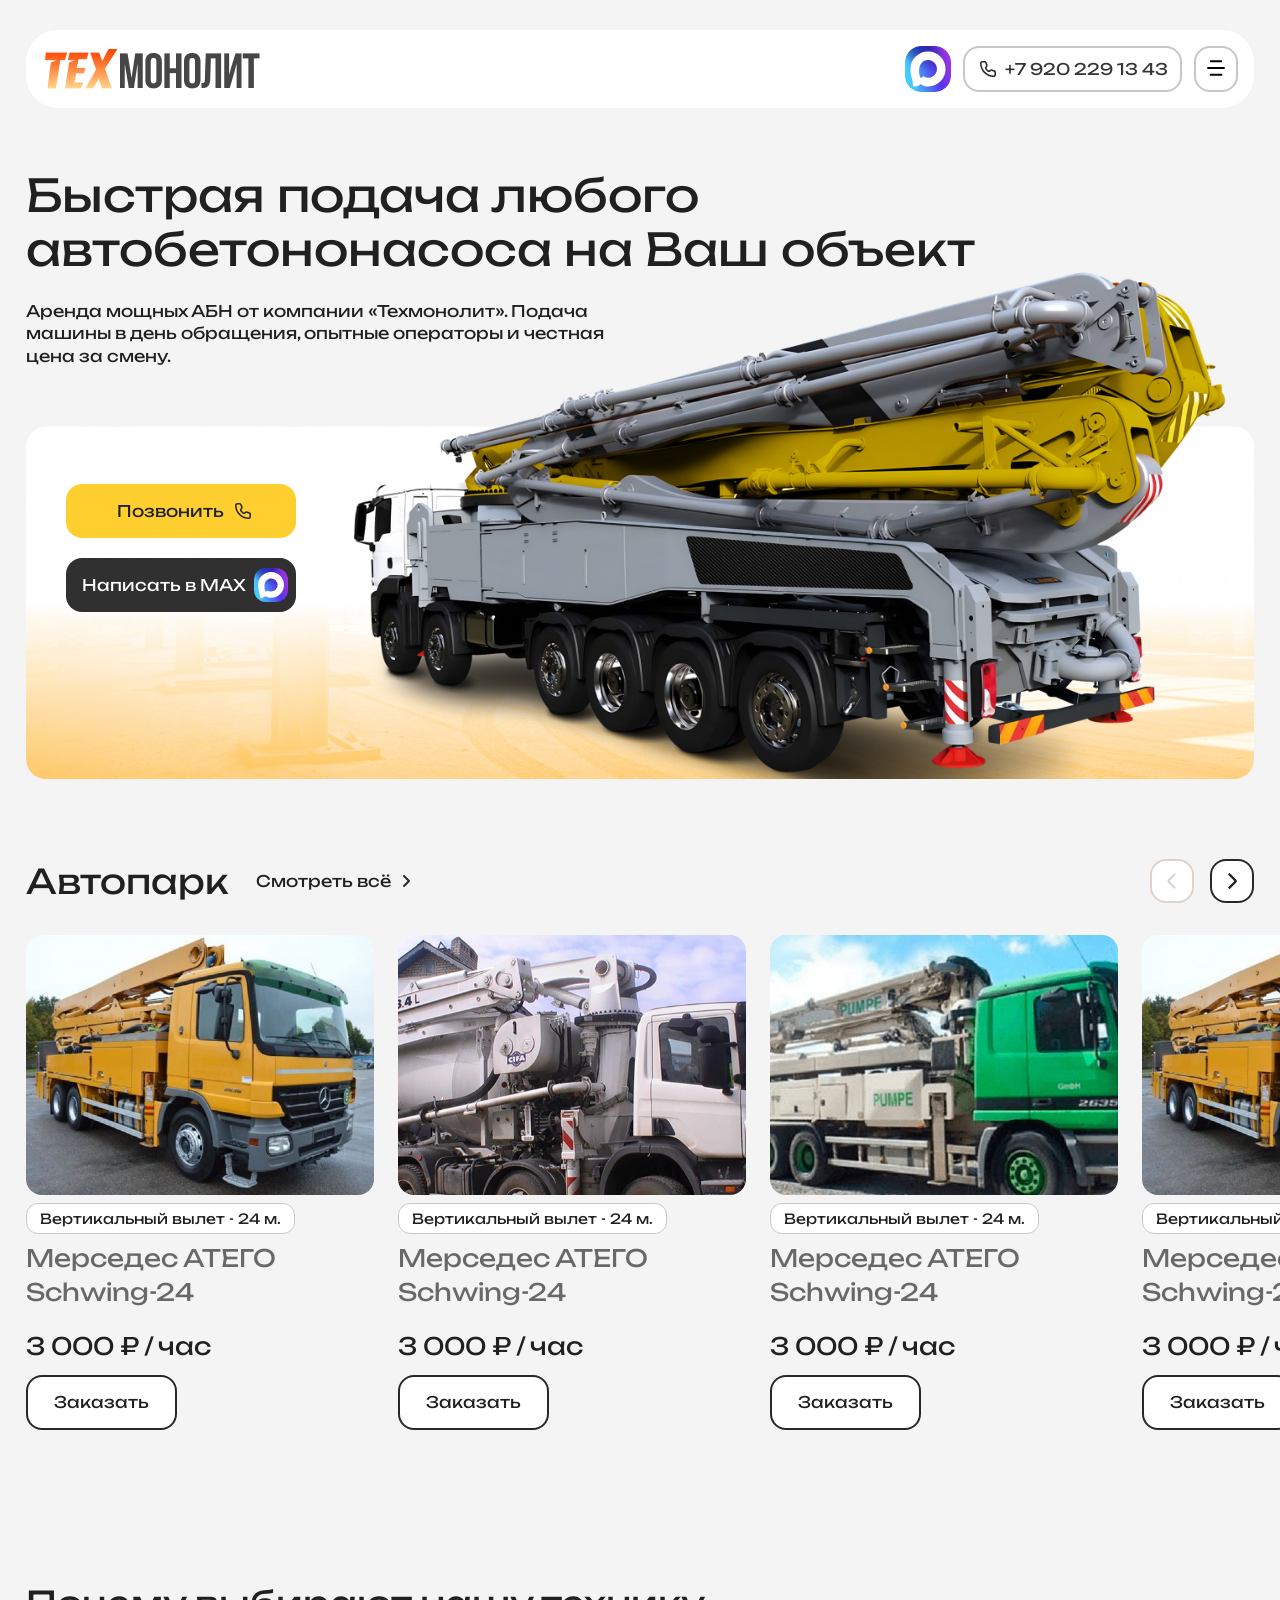
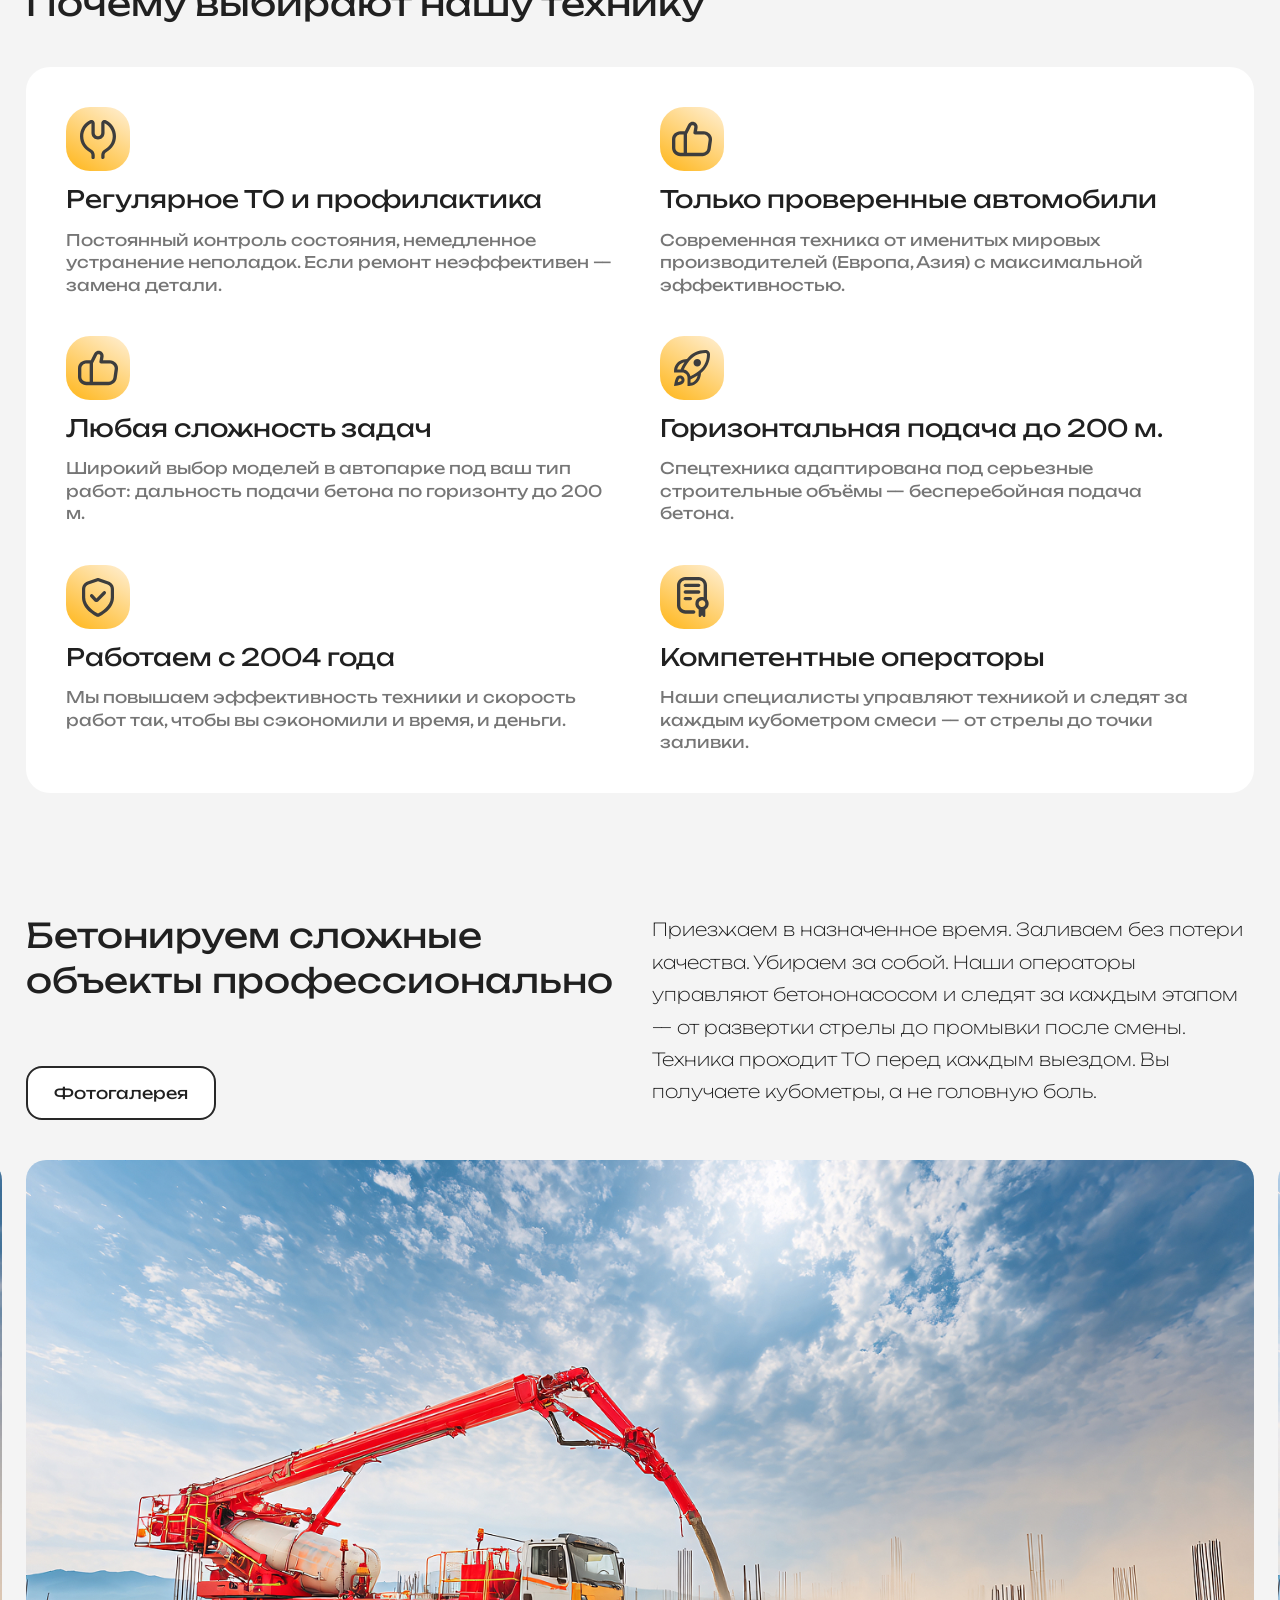
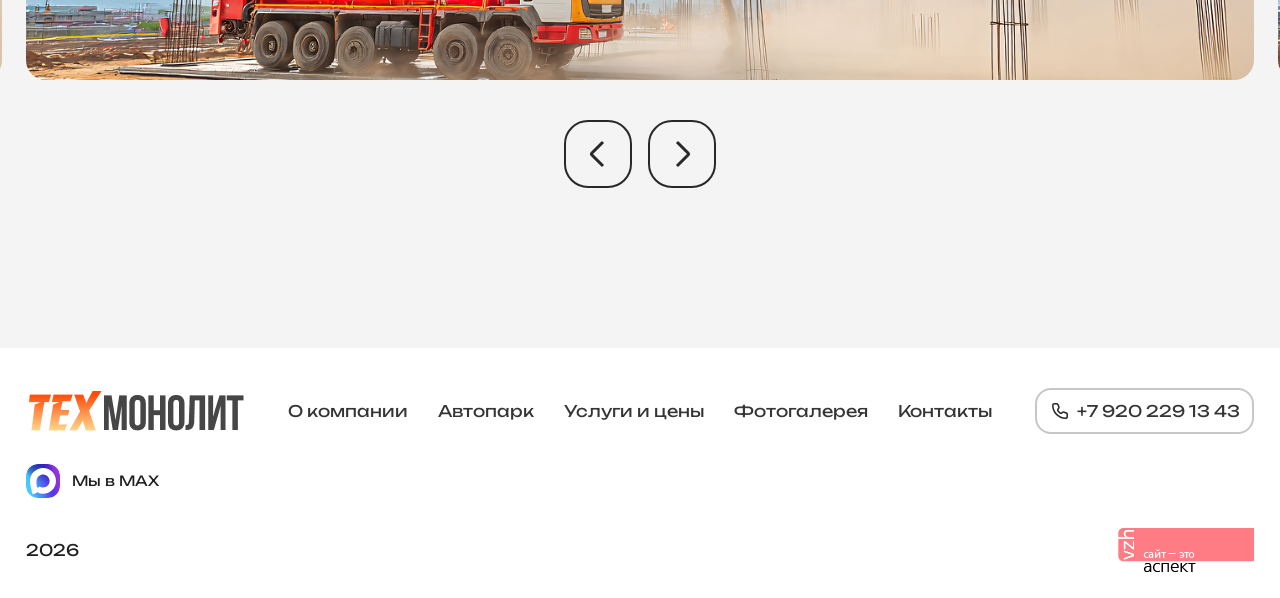
<file: tehmonolit/index.html>
<!DOCTYPE html>
<html lang="ru">

<head>
  <meta charset="UTF-8">
  <meta name="viewport" content="width=device-width, initial-scale=1.0">
  <title>Техмонолит</title>
  <link rel="stylesheet" href="css/swiper-bundle.min.css">
  <link rel="stylesheet" href="css/fancybox.css">
  <link rel="stylesheet" href="css/styles.css">
</head>

<body>
  <div class="wrapper">
    <header>
      <div class="overlay"></div>
      <div class="container">
        <div class="header_box">
          <a class="logo" href="/"><img src="img/logo.png" alt="Логотип"></a>
          <div class="menu_wrap">
            <nav class="menu">
              <ul>
                <li><a href="/">О компании</a></li>
                <li><a href="/">Автопарк</a></li>
                <li><a href="/">Услуги и цены</a></li>
                <li><a href="/">Фотогалерея</a></li>
                <li><a href="/">Контакты</a></li>
              </ul>
            </nav>
            <a class="social_link menu_max" href="/"></a>
          </div>
          <div class="header_contacts">
            <a class="social_link max" href="/"></a>
            <a class="phone" href="tel:+79202291343">
              <svg width="22" height="22" viewBox="0 0 22 22" fill="none" xmlns="http://www.w3.org/2000/svg">
                <path
                  d="M3 5.29536C3 4.02755 4.02776 3.00001 5.29536 3H7.50403C8.47711 3.00008 9.35232 3.59248 9.71371 4.49597L10.5605 6.6119C10.8854 7.42416 10.7376 8.34914 10.1784 9.02016L9.72278 9.56653C9.44832 9.89634 9.47069 10.382 9.7752 10.6865L11.3135 12.2258C11.6174 12.5297 12.1029 12.5516 12.4335 12.2762L12.9798 11.8206C13.6514 11.2609 14.5757 11.1151 15.3871 11.4395L17.504 12.2863L17.6694 12.3599C18.4791 12.7573 19 13.5836 19 14.496V16.7046L18.9879 16.9395C18.8703 18.0967 17.8931 18.9999 16.7046 19C9.13601 19 3.00006 12.8641 3 5.29536ZM4.54839 5.29536C4.54845 12.009 9.99119 17.4516 16.7046 17.4516C17.1169 17.4515 17.4516 17.1173 17.4516 16.7046V14.496C17.4516 14.156 17.2449 13.8502 16.9294 13.7238L14.8125 12.877C14.5289 12.7636 14.2062 12.8149 13.9718 13.0101L13.4254 13.4657C12.5391 14.2043 11.2607 14.1961 10.3871 13.4748L10.2177 13.3206L8.67944 11.7812C7.80976 10.9114 7.74484 9.52073 8.53327 8.5746L8.98891 8.02823C9.16022 7.82257 9.22146 7.54983 9.15827 7.29536L9.12298 7.1875L8.27621 5.07157C8.14996 4.75593 7.84394 4.54847 7.50403 4.54839H5.29536C4.88273 4.54839 4.54839 4.88288 4.54839 5.29536Z"
                  fill="#282828" />
              </svg>
              <span>+7 920 229 13 43</span>
            </a>
            <a class="burger_menu_btn">
              <svg class="ham hamRotate ham7" viewBox="0 0 100 100" width="40">
                <path class="line top"
                  d="m 63,33 h -40 c 0,0 -6,1.368796 -6,8.5 0,7.131204 6,8.5013 6,8.5013 l 20,-0.0013" />
                <path class="line middle" d="m 70,50 h -40" />
                <path class="line bottom"
                  d="m 63.575405,67.073826 h -40 c -5.592752,0 -6.873604,-9.348582 1.371031,-9.348582 8.244634,0 19.053564,21.797129 19.053564,12.274756 l 0,-40" />
              </svg>
            </a>
          </div>
        </div>
      </div>
    </header>
    <div class="bunner">
      <div class="container">
        <div class="text_box">
          <p class="bunner_title">Быстрая подача любого автобетононасоса на Ваш объект</p>
          <p class="text">Аренда мощных АБН от компании «Техмонолит». Подача машины в день обращения, опытные операторы
            и
            честная цена за смену.</p>
        </div>
        <div class="buttons">
          <a class="bunner_call_btn" href="/"><span>Позвонить</span></a>
          <a class="bunner_max_btn" href="/"><span>Написать в MAX</span></a>
        </div>
        <div class="img_bg"></div>
      </div>
    </div>
    <div class="autopark_slider">
      <div class="container">
        <div class="top_row">
          <div class="left_box">
            <p class="title">Автопарк</p>
            <a class="show_all" href="#">Смотреть всё</a>
          </div>
          <div class="right_box">
            <a class="btn_prev" href="#"><span class="avtive"></span><span class="hover"></span><span class="unavtive"></span></a>
            <a class="btn_next" href="#"><span class="avtive"></span><span class="hover"></span><span class="unavtive"></span></a>
          </div>
        </div>
      </div>
      <div class="autopark_swiper_container">
        <div class="autopark_swiper swiper">
          <div class="slider_row swiper-wrapper">
            <div class="slider_item swiper-slide">
              <div class="img">
                <a href="#"><img src="img/slider_item.jpg" alt=""></a>
              </div>
              <div class="info">
                <p class="param">Вертикальный вылет - 24 м.</p>
                <a href=# class="name">Мерседес АТЕГО Schwing-24</p></a>
                <p class="price">3 000 ₽ / час</p>
                <a href="" class="btn">Заказать</a>
              </div>
            </div>
            <div class="slider_item swiper-slide">
              <div class="img">
                <a href="#"><img src="img/4. Скания CIFA 31 с бетономиксером 9 куб.м.jpg" alt=""></a>
              </div>
              <div class="info">
                <p class="param">Вертикальный вылет - 24 м.</p>
                <a href=# class="name">Мерседес АТЕГО Schwing-24</p></a>
                <p class="price">3 000 ₽ / час</p>
                <a href="" class="btn">Заказать</a>
              </div>
            </div>
            <div class="slider_item swiper-slide">
              <div class="img">
                <a href="#"><img src="img/3. Мерседес АКТРАС Putzmeister-28.jpg" alt=""></a>
              </div>
              <div class="info">
                <p class="param">Вертикальный вылет - 24 м.</p>
                <a href=# class="name">Мерседес АТЕГО Schwing-24</p></a>
                <p class="price">3 000 ₽ / час</p>
                <a href="" class="btn">Заказать</a>
              </div>
            </div>
            <div class="slider_item swiper-slide">
              <div class="img">
                <a href="#"><img src="img/slider_item.jpg" alt=""></a>
              </div>
              <div class="info">
                <p class="param">Вертикальный вылет - 24 м.</p>
                <a href=# class="name">Мерседес АТЕГО Schwing-24</p></a>
                <p class="price">3 000 ₽ / час</p>
                <a href="" class="btn">Заказать</a>
              </div>
            </div>
            <div class="slider_item swiper-slide">
              <div class="img">
                <a href="#"><img src="img/3. Мерседес АКТРАС Putzmeister-28.jpg" alt=""></a>
              </div>
              <div class="info">
                <p class="param">Вертикальный вылет - 24 м.</p>
                <a href=# class="name">Мерседес АТЕГО Schwing-24</p></a>
                <p class="price">3 000 ₽ / час</p>
                <a href="" class="btn">Заказать</a>
              </div>
            </div>
          </div>
          <div class="swiper-scrollbar"></div>
        </div>
      </div>
    </div>
    <div class="advantages">
      <div class="container">
        <p class="title">Почему выбирают нашу технику</p>
        <div class="advantages_box">
          <div class="advantages_item">
            <div class="advantages_icon advantages_icon_1"></div>
            <p class="advantages_title">Регулярное ТО и профилактика</p>
            <p class="advantages_text">Постоянный контроль состояния, немедленное устранение неполадок. Если ремонт
              неэффективен — замена детали.</p>
          </div>
          <div class="advantages_item">
            <div class="advantages_icon advantages_icon_2"></div>
            <p class="advantages_title">Только проверенные автомобили</p>
            <p class="advantages_text">Современная техника от именитых мировых производителей (Европа, Азия) с
              максимальной эффективностью.</p>
          </div>
          <div class="advantages_item">
            <div class="advantages_icon advantages_icon_3"></div>
            <p class="advantages_title">Любая сложность задач</p>
            <p class="advantages_text">Широкий выбор моделей в автопарке под ваш тип работ: дальность подачи бетона по
              горизонту до 200 м.</p>
          </div>
          <div class="advantages_item">
            <div class="advantages_icon advantages_icon_4"></div>
            <p class="advantages_title">Горизонтальная подача до 200 м.</p>
            <p class="advantages_text">Спецтехника адаптирована под серьезные строительные объёмы — бесперебойная подача
              бетона.</p>
          </div>
          <div class="advantages_item">
            <div class="advantages_icon advantages_icon_5"></div>
            <p class="advantages_title">Работаем с 2004 года</p>
            <p class="advantages_text">Мы повышаем эффективность техники и скорость работ так, чтобы вы сэкономили и
              время, и деньги.</p>
          </div>
          <div class="advantages_item">
            <div class="advantages_icon advantages_icon_6"></div>
            <p class="advantages_title">Компетентные операторы</p>
            <p class="advantages_text">Наши специалисты управляют техникой и следят за каждым кубометром смеси — от
              стрелы
              до точки заливки.</p>
          </div>
        </div>
      </div>
    </div>
    <div class="foto_slider_on_main">
      <div class="foto_slider_top_row">
        <div class="container">
          <p class="title">Бетонируем сложные объекты профессионально</p>
          <a href="#" class="btn">Фотогалерея</a>
          <p class="text">Приезжаем в назначенное время. Заливаем без потери качества. Убираем за собой. Наши операторы
            управляют бетононасосом и следят за каждым этапом — от развертки стрелы до промывки после смены. Техника
            проходит ТО перед каждым выездом. Вы получаете кубометры, а не головную боль.</p>
        </div>
      </div>
      <div class="foto_slider_container">
        <div class="foto_slider swiper">
          <div class="foto_slider_row swiper-wrapper">
            <div class="foto_slider_item swiper-slide"><a href="img/gellary_1.jpg" data-fancybox="gallery" data-caption="Single image"><img src="img/gellary_1.jpg" alt=""></a></div>
            <div class="foto_slider_item swiper-slide"><a href="img/gellary_1.jpg" data-fancybox="gallery" data-caption="Single image"><img src="img/gellary_1.jpg" alt=""></a></div>
            <div class="foto_slider_item swiper-slide"><a href="img/gellary_1.jpg" data-fancybox="gallery" data-caption="Single image"><img src="img/gellary_1.jpg" alt=""></a></div>
            <div class="foto_slider_item swiper-slide"><a href="img/gellary_1.jpg" data-fancybox="gallery" data-caption="Single image"><img src="img/gellary_1.jpg" alt=""></a></div>
            <div class="foto_slider_item swiper-slide"><a href="img/gellary_1.jpg" data-fancybox="gallery" data-caption="Single image"><img src="img/gellary_1.jpg" alt=""></a></div>
          </div>
        </div>
        <div class="swiper-pagination foto_slider__pagination"></div>
        <a href="#" class="btn_prev"></a>
        <a href="#" class="btn_next"></a>
      </div>
    </div>
    <footer>
      <div class="container">
        <a class="logo" href="/"><img src="img/logo.png" alt="logo"></a>
        <nav class="menu">
          <ul>
            <li><a href="/">О компании</a></li>
            <li><a href="/">Автопарк</a></li>
            <li><a href="/">Услуги и цены</a></li>
            <li><a href="/">Фотогалерея</a></li>
            <li><a href="/">Контакты</a></li>
          </ul>
        </nav>
        <a class="phone" href="tel:+79202291343">
          <svg width="22" height="22" viewBox="0 0 22 22" fill="none" xmlns="http://www.w3.org/2000/svg">
            <path
              d="M3 5.29536C3 4.02755 4.02776 3.00001 5.29536 3H7.50403C8.47711 3.00008 9.35232 3.59248 9.71371 4.49597L10.5605 6.6119C10.8854 7.42416 10.7376 8.34914 10.1784 9.02016L9.72278 9.56653C9.44832 9.89634 9.47069 10.382 9.7752 10.6865L11.3135 12.2258C11.6174 12.5297 12.1029 12.5516 12.4335 12.2762L12.9798 11.8206C13.6514 11.2609 14.5757 11.1151 15.3871 11.4395L17.504 12.2863L17.6694 12.3599C18.4791 12.7573 19 13.5836 19 14.496V16.7046L18.9879 16.9395C18.8703 18.0967 17.8931 18.9999 16.7046 19C9.13601 19 3.00006 12.8641 3 5.29536ZM4.54839 5.29536C4.54845 12.009 9.99119 17.4516 16.7046 17.4516C17.1169 17.4515 17.4516 17.1173 17.4516 16.7046V14.496C17.4516 14.156 17.2449 13.8502 16.9294 13.7238L14.8125 12.877C14.5289 12.7636 14.2062 12.8149 13.9718 13.0101L13.4254 13.4657C12.5391 14.2043 11.2607 14.1961 10.3871 13.4748L10.2177 13.3206L8.67944 11.7812C7.80976 10.9114 7.74484 9.52073 8.53327 8.5746L8.98891 8.02823C9.16022 7.82257 9.22146 7.54983 9.15827 7.29536L9.12298 7.1875L8.27621 5.07157C8.14996 4.75593 7.84394 4.54847 7.50403 4.54839H5.29536C4.88273 4.54839 4.54839 4.88288 4.54839 5.29536Z"
              fill="#282828" />
          </svg>
          <span>+7 920 229 13 43</span>
        </a>
        <a class="footer_max" href="/">Мы в MAX</a>
        <div class="copy_row">
          <span>2026</span>
          <a href="https://www.vzh.ru/"><img src="img/logo_vzh.svg" alt="vzh.ru"></a>
        </div>
      </div>
    </footer>
  </div>
  <script src="js/swiper-bundle.min.js"></script>
  <script src="js/fancybox.js"></script>
  <script src="js/main.js"></script>
</body>

</html>
</file>
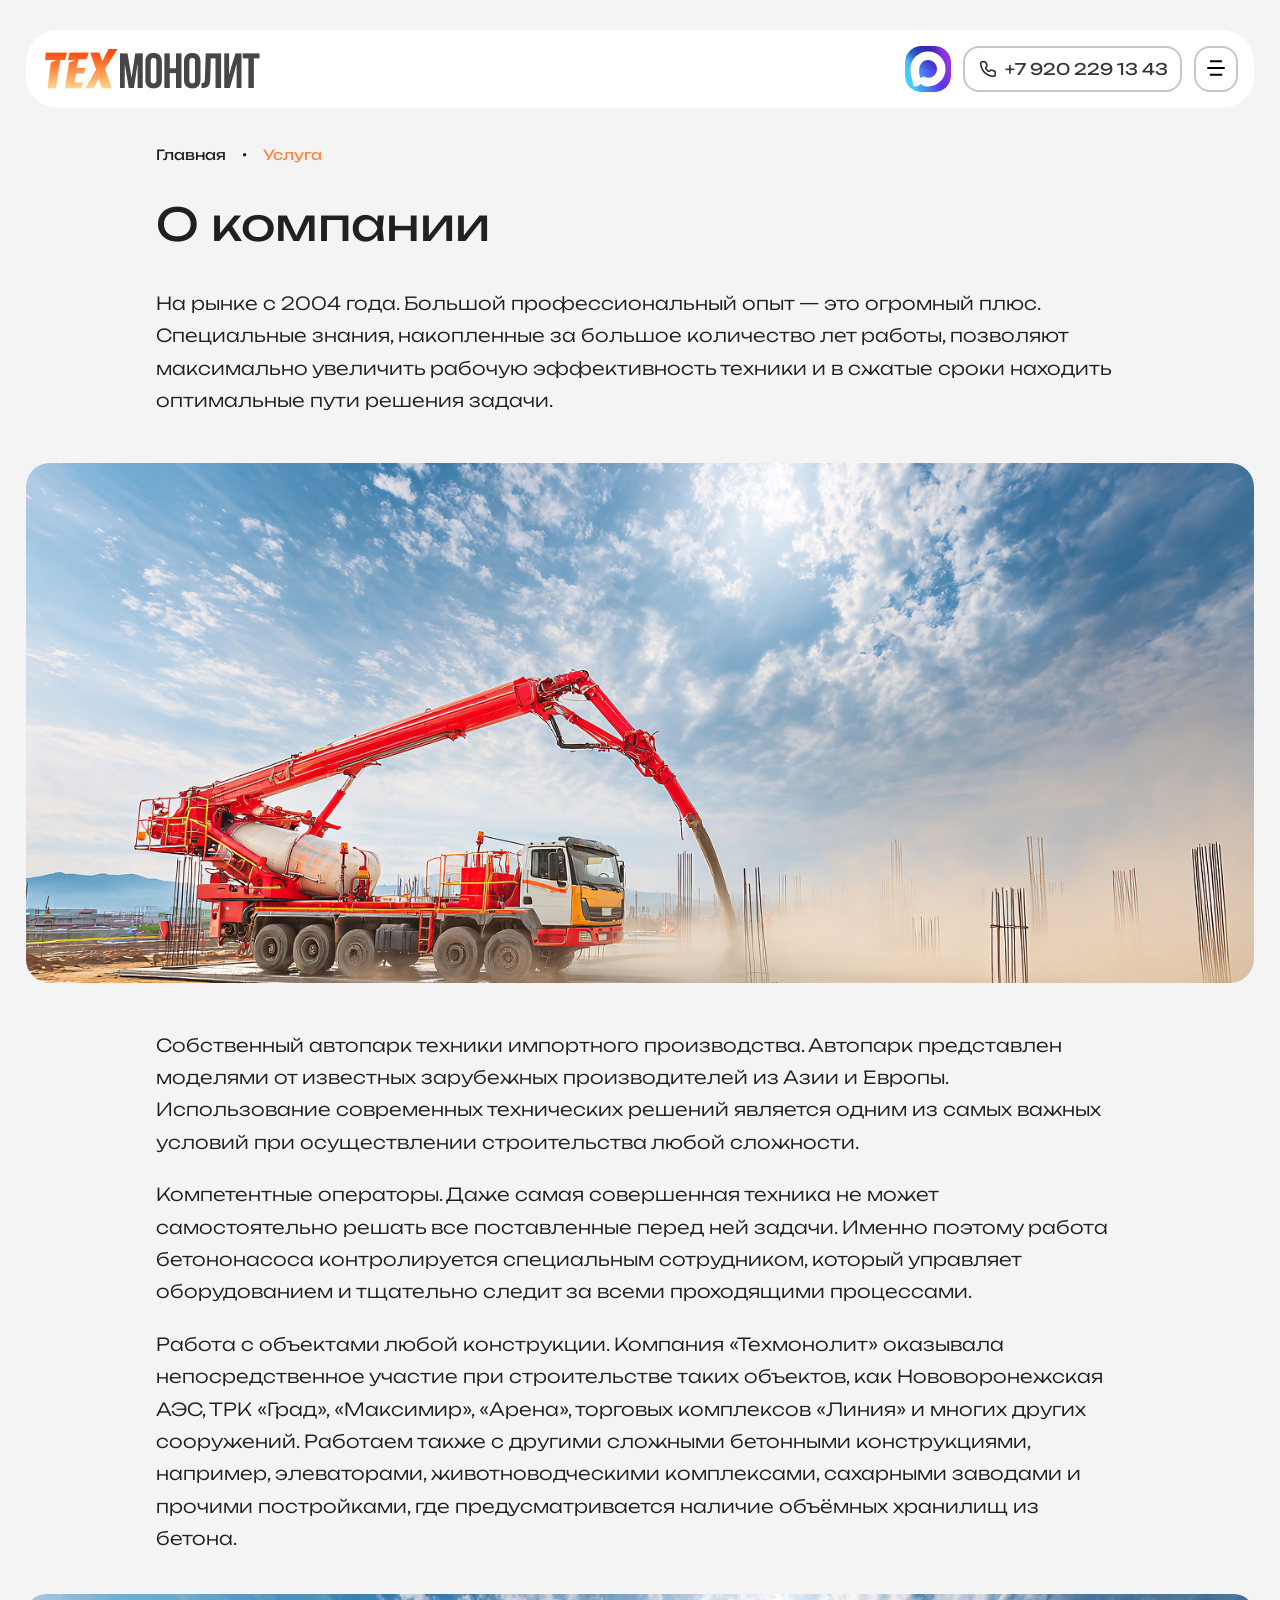
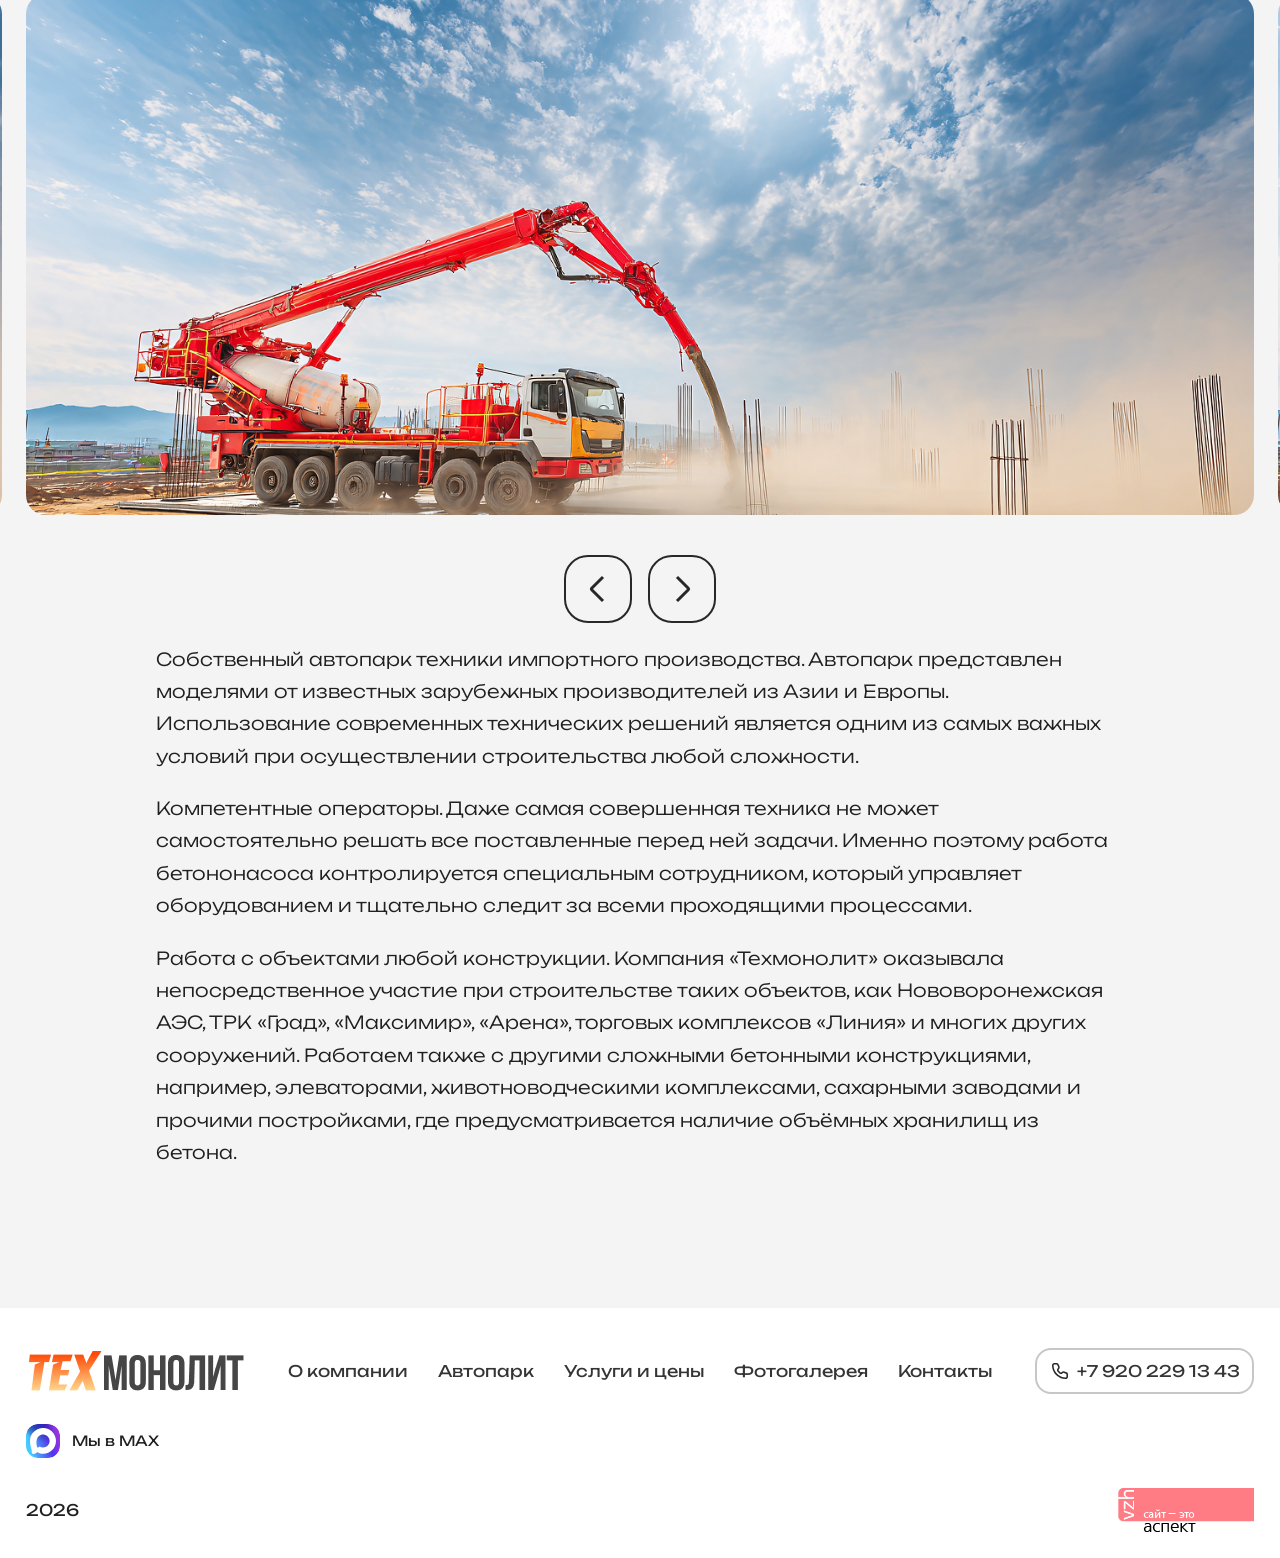
<file: tehmonolit/about.html>
<!DOCTYPE html>
<html lang="ru">

<head>
  <meta charset="UTF-8">
  <meta name="viewport" content="width=device-width, initial-scale=1.0">
  <title>О компании</title>
  <link rel="stylesheet" href="css/swiper-bundle.min.css">
  <link rel="stylesheet" href="css/fancybox.css">
  <link rel="stylesheet" href="css/styles.css">
</head>

<body>
  <div class="wrapper">
    <header>
      <div class="overlay"></div>
      <div class="container">
        <div class="header_box">
          <a class="logo" href="/"><img src="img/logo.png" alt="Логотип"></a>
          <div class="menu_wrap">
            <nav class="menu">
              <ul>
                <li><a href="/">О компании</a></li>
                <li><a href="/">Автопарк</a></li>
                <li><a href="/">Услуги и цены</a></li>
                <li><a href="/">Фотогалерея</a></li>
                <li><a href="/">Контакты</a></li>
              </ul>
            </nav>
            <a class="social_link menu_max" href="/"></a>
          </div>
          <div class="header_contacts">
            <a class="social_link max" href="/"></a>
            <a class="phone" href="tel:+79202291343">
              <svg width="22" height="22" viewBox="0 0 22 22" fill="none" xmlns="http://www.w3.org/2000/svg">
                <path
                  d="M3 5.29536C3 4.02755 4.02776 3.00001 5.29536 3H7.50403C8.47711 3.00008 9.35232 3.59248 9.71371 4.49597L10.5605 6.6119C10.8854 7.42416 10.7376 8.34914 10.1784 9.02016L9.72278 9.56653C9.44832 9.89634 9.47069 10.382 9.7752 10.6865L11.3135 12.2258C11.6174 12.5297 12.1029 12.5516 12.4335 12.2762L12.9798 11.8206C13.6514 11.2609 14.5757 11.1151 15.3871 11.4395L17.504 12.2863L17.6694 12.3599C18.4791 12.7573 19 13.5836 19 14.496V16.7046L18.9879 16.9395C18.8703 18.0967 17.8931 18.9999 16.7046 19C9.13601 19 3.00006 12.8641 3 5.29536ZM4.54839 5.29536C4.54845 12.009 9.99119 17.4516 16.7046 17.4516C17.1169 17.4515 17.4516 17.1173 17.4516 16.7046V14.496C17.4516 14.156 17.2449 13.8502 16.9294 13.7238L14.8125 12.877C14.5289 12.7636 14.2062 12.8149 13.9718 13.0101L13.4254 13.4657C12.5391 14.2043 11.2607 14.1961 10.3871 13.4748L10.2177 13.3206L8.67944 11.7812C7.80976 10.9114 7.74484 9.52073 8.53327 8.5746L8.98891 8.02823C9.16022 7.82257 9.22146 7.54983 9.15827 7.29536L9.12298 7.1875L8.27621 5.07157C8.14996 4.75593 7.84394 4.54847 7.50403 4.54839H5.29536C4.88273 4.54839 4.54839 4.88288 4.54839 5.29536Z"
                  fill="#282828" />
              </svg>
              <span>+7 920 229 13 43</span>
            </a>
            <a class="burger_menu_btn">
              <svg class="ham hamRotate ham7" viewBox="0 0 100 100" width="40">
                <path class="line top"
                  d="m 63,33 h -40 c 0,0 -6,1.368796 -6,8.5 0,7.131204 6,8.5013 6,8.5013 l 20,-0.0013" />
                <path class="line middle" d="m 70,50 h -40" />
                <path class="line bottom"
                  d="m 63.575405,67.073826 h -40 c -5.592752,0 -6.873604,-9.348582 1.371031,-9.348582 8.244634,0 19.053564,21.797129 19.053564,12.274756 l 0,-40" />
              </svg>
            </a>
          </div>
        </div>
      </div>
    </header>

    <div class="container">
      <div class="content_container">
        <div class="bread_crumb">
          <a href="#">Главная</a>
          <span>•</span>
          <span class="place">Услуга</span>
        </div>
        <p class="title">О компании</p>
      </div>

      <div class="content_container">
        <div class="content">
          <p>
            На рынке с 2004 года. Большой профессиональный опыт — это огромный плюс. Специальные знания, накопленные за
            большое количество лет работы, позволяют максимально увеличить рабочую эффективность техники и в сжатые
            сроки
            находить оптимальные пути решения задачи.
          </p>
          <div class="content_img">
            <p><img src="img/gellary_1.jpg" alt=""></p>
          </div>
          <p>
            Собственный автопарк техники импортного производства. Автопарк представлен моделями от известных зарубежных
            производителей из Азии и Европы. Использование современных технических решений является одним из самых
            важных
            условий при осуществлении строительства любой сложности.
          </p>
          <p>
            Компетентные операторы. Даже самая совершенная техника не может самостоятельно решать все поставленные перед
            ней задачи. Именно поэтому работа бетононасоса
            контролируется специальным сотрудником, который управляет оборудованием и тщательно следит за всеми
            проходящими процессами.
          </p>
          <p>
            Работа с объектами любой конструкции. Компания «Техмонолит» оказывала непосредственное
            участие при строительстве таких объектов, как Нововоронежская АЭС, ТРК «Град», «Максимир», «Арена», торговых
            комплексов «Линия» и многих других сооружений. Работаем также с другими сложными бетонными конструкциями,
            например, элеваторами, животноводческими комплексами, сахарными заводами и прочими постройками, где
            предусматривается наличие объёмных хранилищ из бетона.
          </p>
          <div class="foto_slider_on_main">
            <div class="foto_slider_container">
              <div class="foto_slider swiper">
                <div class="foto_slider_row swiper-wrapper">
                  <div class="foto_slider_item swiper-slide"><a href="img/gellary_1.jpg" data-fancybox="gallery"><img src="img/gellary_1.jpg" alt=""></a></div>
                  <div class="foto_slider_item swiper-slide"><a href="img/gellary_1.jpg" data-fancybox="gallery"><img src="img/gellary_1.jpg" alt=""></a></div>
                  <div class="foto_slider_item swiper-slide"><a href="img/gellary_1.jpg" data-fancybox="gallery"><img src="img/gellary_1.jpg" alt=""></a></div>
                  <div class="foto_slider_item swiper-slide"><a href="img/gellary_1.jpg" data-fancybox="gallery"><img src="img/gellary_1.jpg" alt=""></a></div>
                  <div class="foto_slider_item swiper-slide"><a href="img/gellary_1.jpg" data-fancybox="gallery"><img src="img/gellary_1.jpg" alt=""></a></div>
                </div>
              </div>
              <div class="swiper-pagination foto_slider__pagination"></div>
              <a href="#" class="btn_prev"></a>
              <a href="#" class="btn_next"></a>
            </div>
          </div>
          <p>
            Собственный автопарк техники импортного производства. Автопарк представлен моделями от известных зарубежных
            производителей из Азии и Европы. Использование современных технических решений является одним из самых
            важных
            условий при осуществлении строительства любой сложности.
          </p>
          <p>
            Компетентные операторы. Даже самая совершенная техника не может самостоятельно решать все поставленные перед
            ней задачи. Именно поэтому работа бетононасоса
            контролируется специальным сотрудником, который управляет оборудованием и тщательно следит за всеми
            проходящими процессами.
          </p>
          <p>
            Работа с объектами любой конструкции. Компания «Техмонолит» оказывала непосредственное
            участие при строительстве таких объектов, как Нововоронежская АЭС, ТРК «Град», «Максимир», «Арена», торговых
            комплексов «Линия» и многих других сооружений. Работаем также с другими сложными бетонными конструкциями,
            например, элеваторами, животноводческими комплексами, сахарными заводами и прочими постройками, где
            предусматривается наличие объёмных хранилищ из бетона.
          </p>

        </div>

      </div>
    </div>

    <footer>
      <div class="container">
        <a class="logo" href="/"><img src="img/logo.png" alt="logo"></a>
        <nav class="menu">
          <ul>
            <li><a href="/">О компании</a></li>
            <li><a href="/">Автопарк</a></li>
            <li><a href="/">Услуги и цены</a></li>
            <li><a href="/">Фотогалерея</a></li>
            <li><a href="/">Контакты</a></li>
          </ul>
        </nav>
        <a class="phone" href="tel:+79202291343">
          <svg width="22" height="22" viewBox="0 0 22 22" fill="none" xmlns="http://www.w3.org/2000/svg">
            <path
              d="M3 5.29536C3 4.02755 4.02776 3.00001 5.29536 3H7.50403C8.47711 3.00008 9.35232 3.59248 9.71371 4.49597L10.5605 6.6119C10.8854 7.42416 10.7376 8.34914 10.1784 9.02016L9.72278 9.56653C9.44832 9.89634 9.47069 10.382 9.7752 10.6865L11.3135 12.2258C11.6174 12.5297 12.1029 12.5516 12.4335 12.2762L12.9798 11.8206C13.6514 11.2609 14.5757 11.1151 15.3871 11.4395L17.504 12.2863L17.6694 12.3599C18.4791 12.7573 19 13.5836 19 14.496V16.7046L18.9879 16.9395C18.8703 18.0967 17.8931 18.9999 16.7046 19C9.13601 19 3.00006 12.8641 3 5.29536ZM4.54839 5.29536C4.54845 12.009 9.99119 17.4516 16.7046 17.4516C17.1169 17.4515 17.4516 17.1173 17.4516 16.7046V14.496C17.4516 14.156 17.2449 13.8502 16.9294 13.7238L14.8125 12.877C14.5289 12.7636 14.2062 12.8149 13.9718 13.0101L13.4254 13.4657C12.5391 14.2043 11.2607 14.1961 10.3871 13.4748L10.2177 13.3206L8.67944 11.7812C7.80976 10.9114 7.74484 9.52073 8.53327 8.5746L8.98891 8.02823C9.16022 7.82257 9.22146 7.54983 9.15827 7.29536L9.12298 7.1875L8.27621 5.07157C8.14996 4.75593 7.84394 4.54847 7.50403 4.54839H5.29536C4.88273 4.54839 4.54839 4.88288 4.54839 5.29536Z"
              fill="#282828" />
          </svg>
          <span>+7 920 229 13 43</span>
        </a>
        <a class="footer_max" href="/">Мы в MAX</a>
        <div class="copy_row">
          <span>2026</span>
          <a href="https://www.vzh.ru/"><img src="img/logo_vzh.svg" alt="vzh.ru"></a>
        </div>
      </div>
    </footer>
  </div>
  <script src="js/swiper-bundle.min.js"></script>
  <script src="js/fancybox.js"></script>
  <script src="js/main.js"></script>
</body>

</html>
</file>
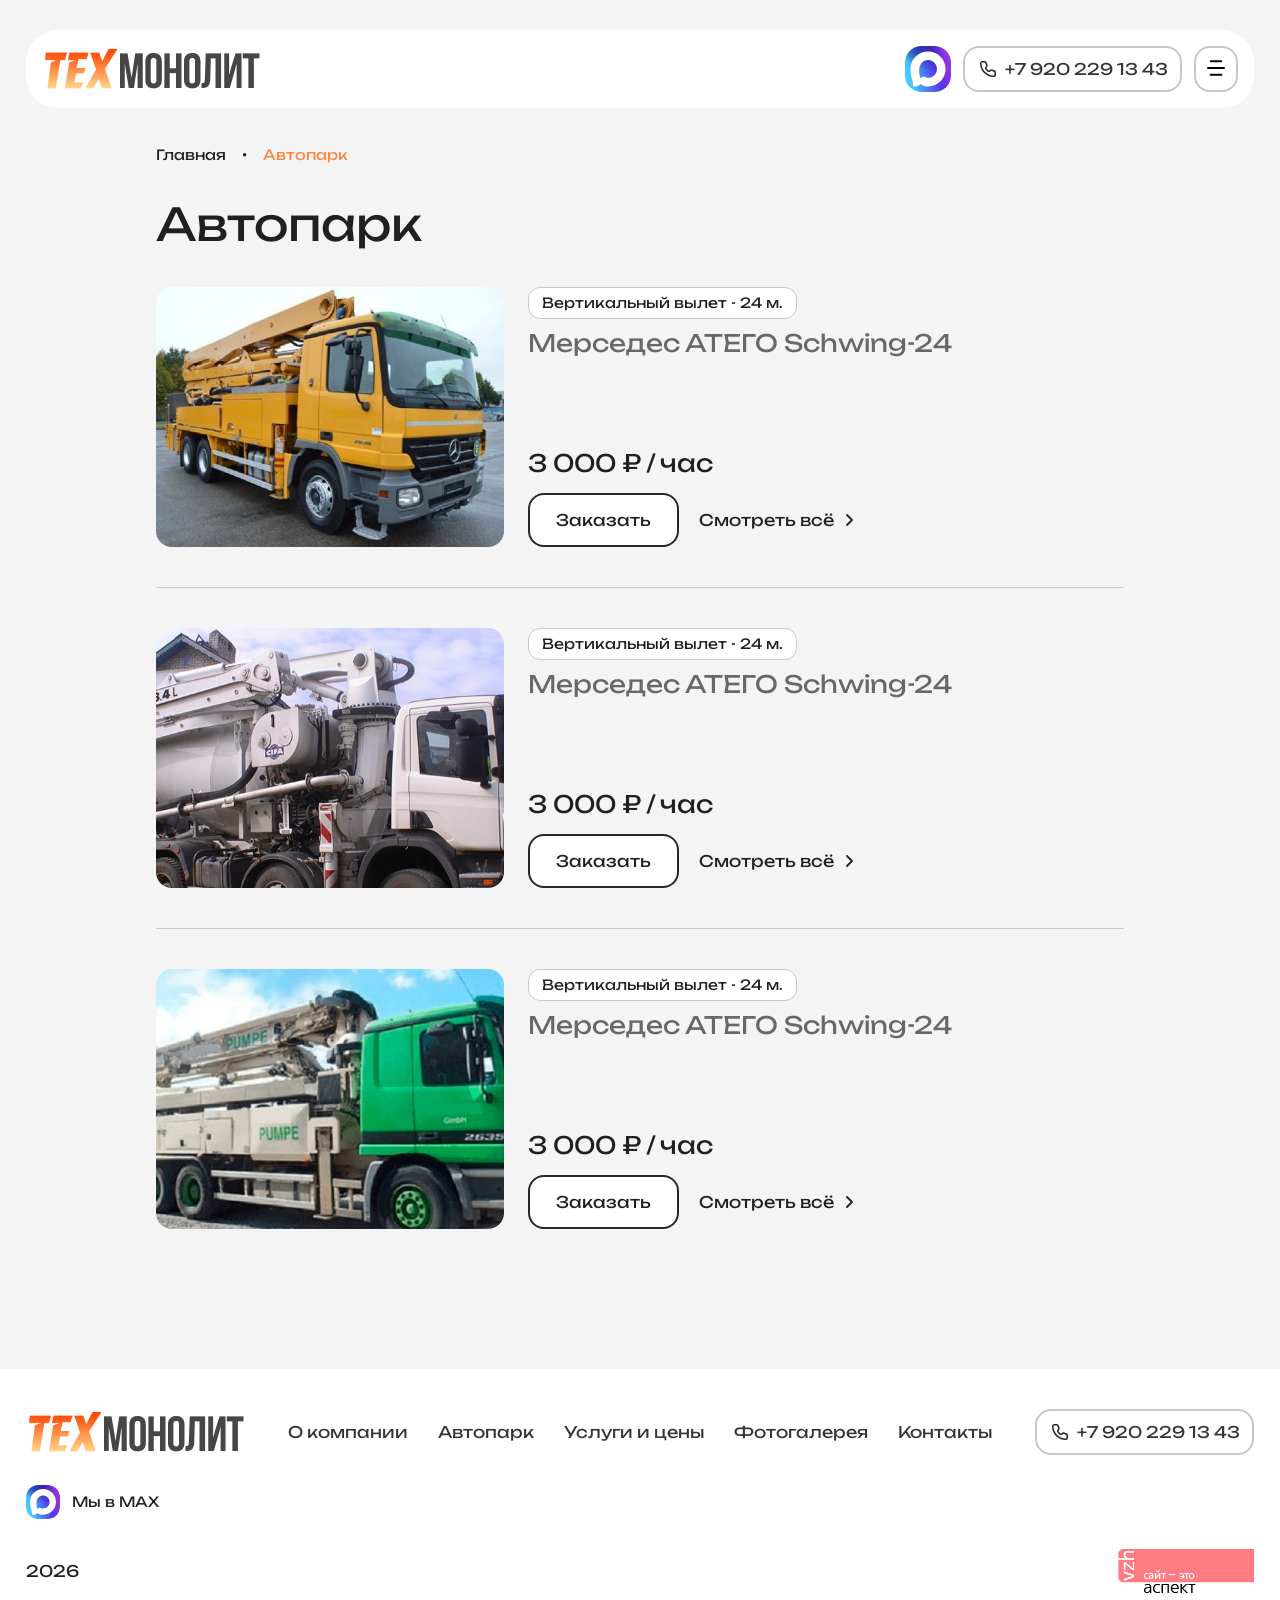
<file: tehmonolit/avtopark.html>
<!DOCTYPE html>
<html lang="ru">

<head>
  <meta charset="UTF-8">
  <meta name="viewport" content="width=device-width, initial-scale=1.0">
  <title>Автопарк</title>
  <link rel="stylesheet" href="css/swiper-bundle.min.css">
  <link rel="stylesheet" href="css/fancybox.css">
  <link rel="stylesheet" href="css/styles.css">
</head>

<body>
  <div class="wrapper">
    <header>
      <div class="overlay"></div>
      <div class="container">
        <div class="header_box">
          <a class="logo" href="/"><img src="img/logo.png" alt="Логотип"></a>
          <div class="menu_wrap">
            <nav class="menu">
              <ul>
                <li><a href="/">О компании</a></li>
                <li><a href="/">Автопарк</a></li>
                <li><a href="/">Услуги и цены</a></li>
                <li><a href="/">Фотогалерея</a></li>
                <li><a href="/">Контакты</a></li>
              </ul>
            </nav>
            <a class="social_link menu_max" href="/"></a>
          </div>
          <div class="header_contacts">
            <a class="social_link max" href="/"></a>
            <a class="phone" href="tel:+79202291343">
              <svg width="22" height="22" viewBox="0 0 22 22" fill="none" xmlns="http://www.w3.org/2000/svg">
                <path
                  d="M3 5.29536C3 4.02755 4.02776 3.00001 5.29536 3H7.50403C8.47711 3.00008 9.35232 3.59248 9.71371 4.49597L10.5605 6.6119C10.8854 7.42416 10.7376 8.34914 10.1784 9.02016L9.72278 9.56653C9.44832 9.89634 9.47069 10.382 9.7752 10.6865L11.3135 12.2258C11.6174 12.5297 12.1029 12.5516 12.4335 12.2762L12.9798 11.8206C13.6514 11.2609 14.5757 11.1151 15.3871 11.4395L17.504 12.2863L17.6694 12.3599C18.4791 12.7573 19 13.5836 19 14.496V16.7046L18.9879 16.9395C18.8703 18.0967 17.8931 18.9999 16.7046 19C9.13601 19 3.00006 12.8641 3 5.29536ZM4.54839 5.29536C4.54845 12.009 9.99119 17.4516 16.7046 17.4516C17.1169 17.4515 17.4516 17.1173 17.4516 16.7046V14.496C17.4516 14.156 17.2449 13.8502 16.9294 13.7238L14.8125 12.877C14.5289 12.7636 14.2062 12.8149 13.9718 13.0101L13.4254 13.4657C12.5391 14.2043 11.2607 14.1961 10.3871 13.4748L10.2177 13.3206L8.67944 11.7812C7.80976 10.9114 7.74484 9.52073 8.53327 8.5746L8.98891 8.02823C9.16022 7.82257 9.22146 7.54983 9.15827 7.29536L9.12298 7.1875L8.27621 5.07157C8.14996 4.75593 7.84394 4.54847 7.50403 4.54839H5.29536C4.88273 4.54839 4.54839 4.88288 4.54839 5.29536Z"
                  fill="#282828" />
              </svg>
              <span>+7 920 229 13 43</span>
            </a>
            <a class="burger_menu_btn">
              <svg class="ham hamRotate ham7" viewBox="0 0 100 100" width="40">
                <path class="line top"
                  d="m 63,33 h -40 c 0,0 -6,1.368796 -6,8.5 0,7.131204 6,8.5013 6,8.5013 l 20,-0.0013" />
                <path class="line middle" d="m 70,50 h -40" />
                <path class="line bottom"
                  d="m 63.575405,67.073826 h -40 c -5.592752,0 -6.873604,-9.348582 1.371031,-9.348582 8.244634,0 19.053564,21.797129 19.053564,12.274756 l 0,-40" />
              </svg>
            </a>
          </div>
        </div>
      </div>
    </header>

    <div class="container">
      <div class="content_container">
        <div class="bread_crumb">
          <a href="#">Главная</a>
          <span>•</span>
          <span class="place">Автопарк</span>
        </div>
        <p class="title">Автопарк</p>
      </div>
      <div class="content_container">
        <div class="avtopark_section">
          <div class="avtopark_item">
            <div class="img">
              <a href="#"><img src="img/slider_item.jpg" alt=""></a>
            </div>
            <div class="info">
              <div class="info_top">
                <p class="param">Вертикальный вылет - 24 м.</p>
                <a href=# class="name">Мерседес АТЕГО Schwing-24</p></a>
              </div>
              <div class="info_bottom">
                <p class="price">3 000 ₽ / час</p>
                <a href="" class="btn">Заказать</a>
                <a class="show_all" href="#">Смотреть всё</a>
              </div>
            </div>
          </div>
          <div class="avtopark_item">
            <div class="img">
              <a href="#"><img src="img/4. Скания CIFA 31 с бетономиксером 9 куб.м.jpg" alt=""></a>
            </div>
            <div class="info">
              <div class="info_top">
                <p class="param">Вертикальный вылет - 24 м.</p>
                <a href=# class="name">Мерседес АТЕГО Schwing-24</p></a>
              </div>
              <div class="info_bottom">
                <p class="price">3 000 ₽ / час</p>
                <a href="" class="btn">Заказать</a>
                <a class="show_all" href="#">Смотреть всё</a>
              </div>
            </div>
          </div>
          <div class="avtopark_item">
            <div class="img">
              <a href="#"><img src="img/3. Мерседес АКТРАС Putzmeister-28.jpg" alt=""></a>
            </div>
            <div class="info">
              <div class="info_top">
                <p class="param">Вертикальный вылет - 24 м.</p>
                <a href=# class="name">Мерседес АТЕГО Schwing-24</p></a>
              </div>
              <div class="info_bottom">
                <p class="price">3 000 ₽ / час</p>
                <a href="" class="btn">Заказать</a>
                <a class="show_all" href="#">Смотреть всё</a>
              </div>
            </div>
          </div>
        </div>
      </div>
    </div>

    <footer>
      <div class="container">
        <a class="logo" href="/"><img src="img/logo.png" alt="logo"></a>
        <nav class="menu">
          <ul>
            <li><a href="/">О компании</a></li>
            <li><a href="/">Автопарк</a></li>
            <li><a href="/">Услуги и цены</a></li>
            <li><a href="/">Фотогалерея</a></li>
            <li><a href="/">Контакты</a></li>
          </ul>
        </nav>
        <a class="phone" href="tel:+79202291343">
          <svg width="22" height="22" viewBox="0 0 22 22" fill="none" xmlns="http://www.w3.org/2000/svg">
            <path
              d="M3 5.29536C3 4.02755 4.02776 3.00001 5.29536 3H7.50403C8.47711 3.00008 9.35232 3.59248 9.71371 4.49597L10.5605 6.6119C10.8854 7.42416 10.7376 8.34914 10.1784 9.02016L9.72278 9.56653C9.44832 9.89634 9.47069 10.382 9.7752 10.6865L11.3135 12.2258C11.6174 12.5297 12.1029 12.5516 12.4335 12.2762L12.9798 11.8206C13.6514 11.2609 14.5757 11.1151 15.3871 11.4395L17.504 12.2863L17.6694 12.3599C18.4791 12.7573 19 13.5836 19 14.496V16.7046L18.9879 16.9395C18.8703 18.0967 17.8931 18.9999 16.7046 19C9.13601 19 3.00006 12.8641 3 5.29536ZM4.54839 5.29536C4.54845 12.009 9.99119 17.4516 16.7046 17.4516C17.1169 17.4515 17.4516 17.1173 17.4516 16.7046V14.496C17.4516 14.156 17.2449 13.8502 16.9294 13.7238L14.8125 12.877C14.5289 12.7636 14.2062 12.8149 13.9718 13.0101L13.4254 13.4657C12.5391 14.2043 11.2607 14.1961 10.3871 13.4748L10.2177 13.3206L8.67944 11.7812C7.80976 10.9114 7.74484 9.52073 8.53327 8.5746L8.98891 8.02823C9.16022 7.82257 9.22146 7.54983 9.15827 7.29536L9.12298 7.1875L8.27621 5.07157C8.14996 4.75593 7.84394 4.54847 7.50403 4.54839H5.29536C4.88273 4.54839 4.54839 4.88288 4.54839 5.29536Z"
              fill="#282828" />
          </svg>
          <span>+7 920 229 13 43</span>
        </a>
        <a class="footer_max" href="/">Мы в MAX</a>
        <div class="copy_row">
          <span>2026</span>
          <a href="https://www.vzh.ru/"><img src="img/logo_vzh.svg" alt="vzh.ru"></a>
        </div>
      </div>
    </footer>
  </div>
  <script src="js/swiper-bundle.min.js"></script>
  <script src="js/fancybox.js"></script>
  <script src="js/main.js"></script>
</body>

</html>
</file>
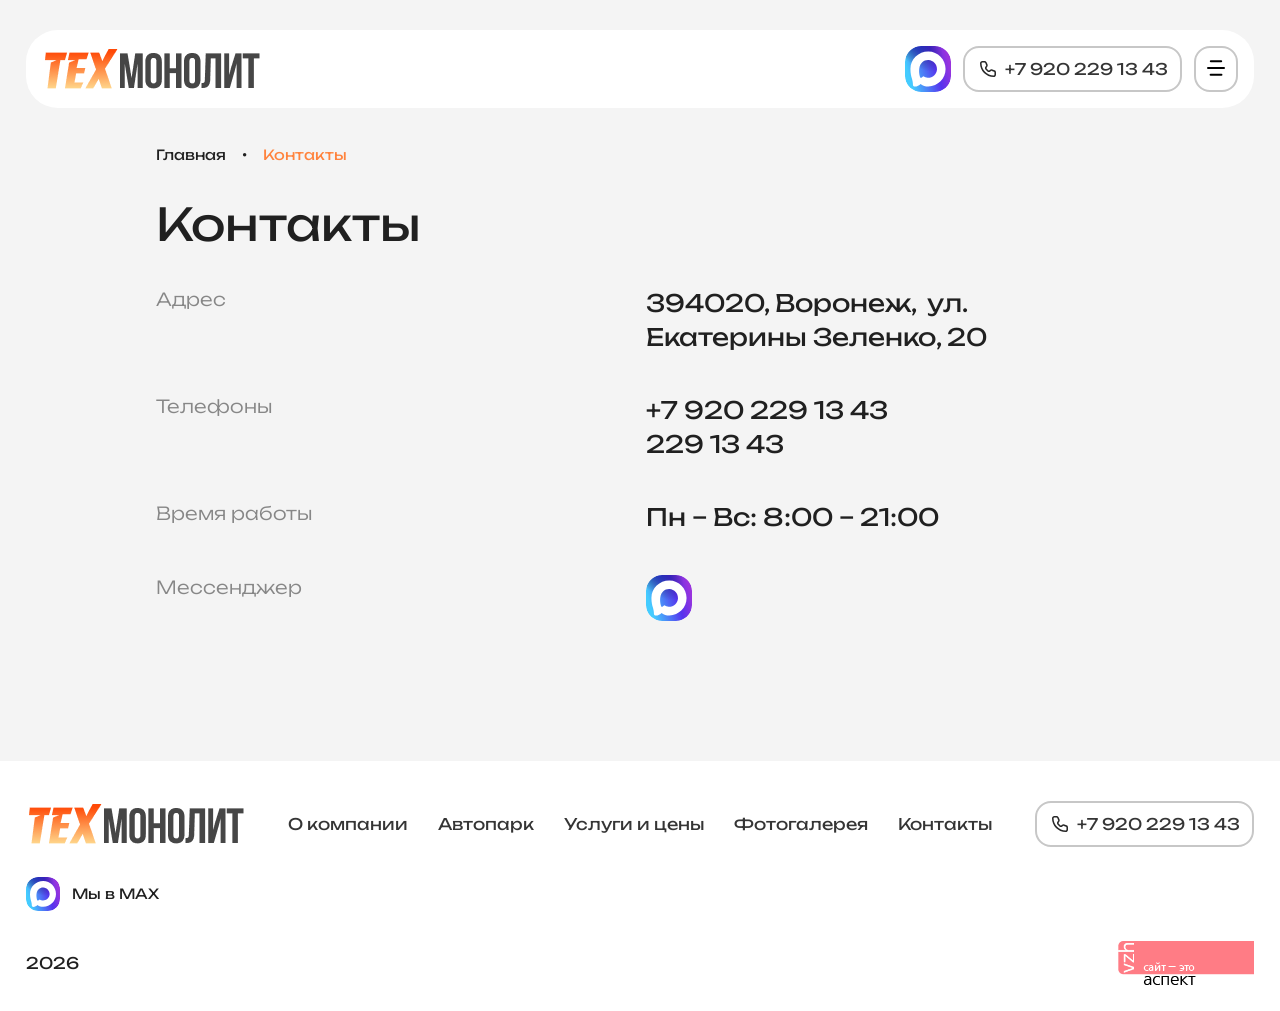
<file: tehmonolit/contakts.html>
<!DOCTYPE html>
<html lang="ru">

<head>
  <meta charset="UTF-8">
  <meta name="viewport" content="width=device-width, initial-scale=1.0">
  <title>Контакты</title>
  <link rel="stylesheet" href="css/swiper-bundle.min.css">
  <link rel="stylesheet" href="css/fancybox.css">
  <link rel="stylesheet" href="css/styles.css">
</head>

<body>
  <div class="wrapper">
    <header>
      <div class="overlay"></div>
      <div class="container">
        <div class="header_box">
          <a class="logo" href="/"><img src="img/logo.png" alt="Логотип"></a>
          <div class="menu_wrap">
            <nav class="menu">
              <ul>
                <li><a href="/">О компании</a></li>
                <li><a href="/">Автопарк</a></li>
                <li><a href="/">Услуги и цены</a></li>
                <li><a href="/">Фотогалерея</a></li>
                <li><a href="/">Контакты</a></li>
              </ul>
            </nav>
            <a class="social_link menu_max" href="/"></a>
          </div>
          <div class="header_contacts">
            <a class="social_link max" href="/"></a>
            <a class="phone" href="tel:+79202291343">
              <svg width="22" height="22" viewBox="0 0 22 22" fill="none" xmlns="http://www.w3.org/2000/svg">
                <path
                  d="M3 5.29536C3 4.02755 4.02776 3.00001 5.29536 3H7.50403C8.47711 3.00008 9.35232 3.59248 9.71371 4.49597L10.5605 6.6119C10.8854 7.42416 10.7376 8.34914 10.1784 9.02016L9.72278 9.56653C9.44832 9.89634 9.47069 10.382 9.7752 10.6865L11.3135 12.2258C11.6174 12.5297 12.1029 12.5516 12.4335 12.2762L12.9798 11.8206C13.6514 11.2609 14.5757 11.1151 15.3871 11.4395L17.504 12.2863L17.6694 12.3599C18.4791 12.7573 19 13.5836 19 14.496V16.7046L18.9879 16.9395C18.8703 18.0967 17.8931 18.9999 16.7046 19C9.13601 19 3.00006 12.8641 3 5.29536ZM4.54839 5.29536C4.54845 12.009 9.99119 17.4516 16.7046 17.4516C17.1169 17.4515 17.4516 17.1173 17.4516 16.7046V14.496C17.4516 14.156 17.2449 13.8502 16.9294 13.7238L14.8125 12.877C14.5289 12.7636 14.2062 12.8149 13.9718 13.0101L13.4254 13.4657C12.5391 14.2043 11.2607 14.1961 10.3871 13.4748L10.2177 13.3206L8.67944 11.7812C7.80976 10.9114 7.74484 9.52073 8.53327 8.5746L8.98891 8.02823C9.16022 7.82257 9.22146 7.54983 9.15827 7.29536L9.12298 7.1875L8.27621 5.07157C8.14996 4.75593 7.84394 4.54847 7.50403 4.54839H5.29536C4.88273 4.54839 4.54839 4.88288 4.54839 5.29536Z"
                  fill="#282828" />
              </svg>
              <span>+7 920 229 13 43</span>
            </a>
            <a class="burger_menu_btn">
              <svg class="ham hamRotate ham7" viewBox="0 0 100 100" width="40">
                <path class="line top"
                  d="m 63,33 h -40 c 0,0 -6,1.368796 -6,8.5 0,7.131204 6,8.5013 6,8.5013 l 20,-0.0013" />
                <path class="line middle" d="m 70,50 h -40" />
                <path class="line bottom"
                  d="m 63.575405,67.073826 h -40 c -5.592752,0 -6.873604,-9.348582 1.371031,-9.348582 8.244634,0 19.053564,21.797129 19.053564,12.274756 l 0,-40" />
              </svg>
            </a>
          </div>
        </div>
      </div>
    </header>

    <div class="container">
      <div class="content_container">
        <div class="bread_crumb">
          <a href="#">Главная</a>
          <span>•</span>
          <span class="place">Контакты</span>
        </div>
        <p class="title">Контакты</p>
      </div>
      <div class="content_container">
        <div class="contacts_row">
          <p class="label">Адрес</p>
          <p class="value">394020, Воронеж,  ул. Екатерины Зеленко, 20</p>
        </div>
        <div class="contacts_row">
          <p class="label">Телефоны</p>
          <p class="value">
            <a class="tel" href="tel:+79202291343">+7 920 229 13 43</a>
            <a class="tel" href="tel:2291343">229 13 43</a>
          </p>
        </div>
        <div class="contacts_row">
          <p class="label">Время работы</p>
          <p class="value">Пн – Вс: 8:00 – 21:00</p>
        </div>
        <div class="contacts_row">
          <p class="label">Мессенджер</p>
          <p class="value">
            <a class="social_link max" href="/"></a>
          </p>
        </div>
      </div>
    </div>

    <footer>
      <div class="container">
        <a class="logo" href="/"><img src="img/logo.png" alt="logo"></a>
        <nav class="menu">
          <ul>
            <li><a href="/">О компании</a></li>
            <li><a href="/">Автопарк</a></li>
            <li><a href="/">Услуги и цены</a></li>
            <li><a href="/">Фотогалерея</a></li>
            <li><a href="/">Контакты</a></li>
          </ul>
        </nav>
        <a class="phone" href="tel:+79202291343">
          <svg width="22" height="22" viewBox="0 0 22 22" fill="none" xmlns="http://www.w3.org/2000/svg">
            <path
              d="M3 5.29536C3 4.02755 4.02776 3.00001 5.29536 3H7.50403C8.47711 3.00008 9.35232 3.59248 9.71371 4.49597L10.5605 6.6119C10.8854 7.42416 10.7376 8.34914 10.1784 9.02016L9.72278 9.56653C9.44832 9.89634 9.47069 10.382 9.7752 10.6865L11.3135 12.2258C11.6174 12.5297 12.1029 12.5516 12.4335 12.2762L12.9798 11.8206C13.6514 11.2609 14.5757 11.1151 15.3871 11.4395L17.504 12.2863L17.6694 12.3599C18.4791 12.7573 19 13.5836 19 14.496V16.7046L18.9879 16.9395C18.8703 18.0967 17.8931 18.9999 16.7046 19C9.13601 19 3.00006 12.8641 3 5.29536ZM4.54839 5.29536C4.54845 12.009 9.99119 17.4516 16.7046 17.4516C17.1169 17.4515 17.4516 17.1173 17.4516 16.7046V14.496C17.4516 14.156 17.2449 13.8502 16.9294 13.7238L14.8125 12.877C14.5289 12.7636 14.2062 12.8149 13.9718 13.0101L13.4254 13.4657C12.5391 14.2043 11.2607 14.1961 10.3871 13.4748L10.2177 13.3206L8.67944 11.7812C7.80976 10.9114 7.74484 9.52073 8.53327 8.5746L8.98891 8.02823C9.16022 7.82257 9.22146 7.54983 9.15827 7.29536L9.12298 7.1875L8.27621 5.07157C8.14996 4.75593 7.84394 4.54847 7.50403 4.54839H5.29536C4.88273 4.54839 4.54839 4.88288 4.54839 5.29536Z"
              fill="#282828" />
          </svg>
          <span>+7 920 229 13 43</span>
        </a>
        <a class="footer_max" href="/">Мы в MAX</a>
        <div class="copy_row">
          <span>2026</span>
          <a href="https://www.vzh.ru/"><img src="img/logo_vzh.svg" alt="vzh.ru"></a>
        </div>
      </div>
    </footer>
  </div>
  <script src="js/swiper-bundle.min.js"></script>
  <script src="js/fancybox.js"></script>
  <script src="js/main.js"></script>
</body>

</html>
</file>
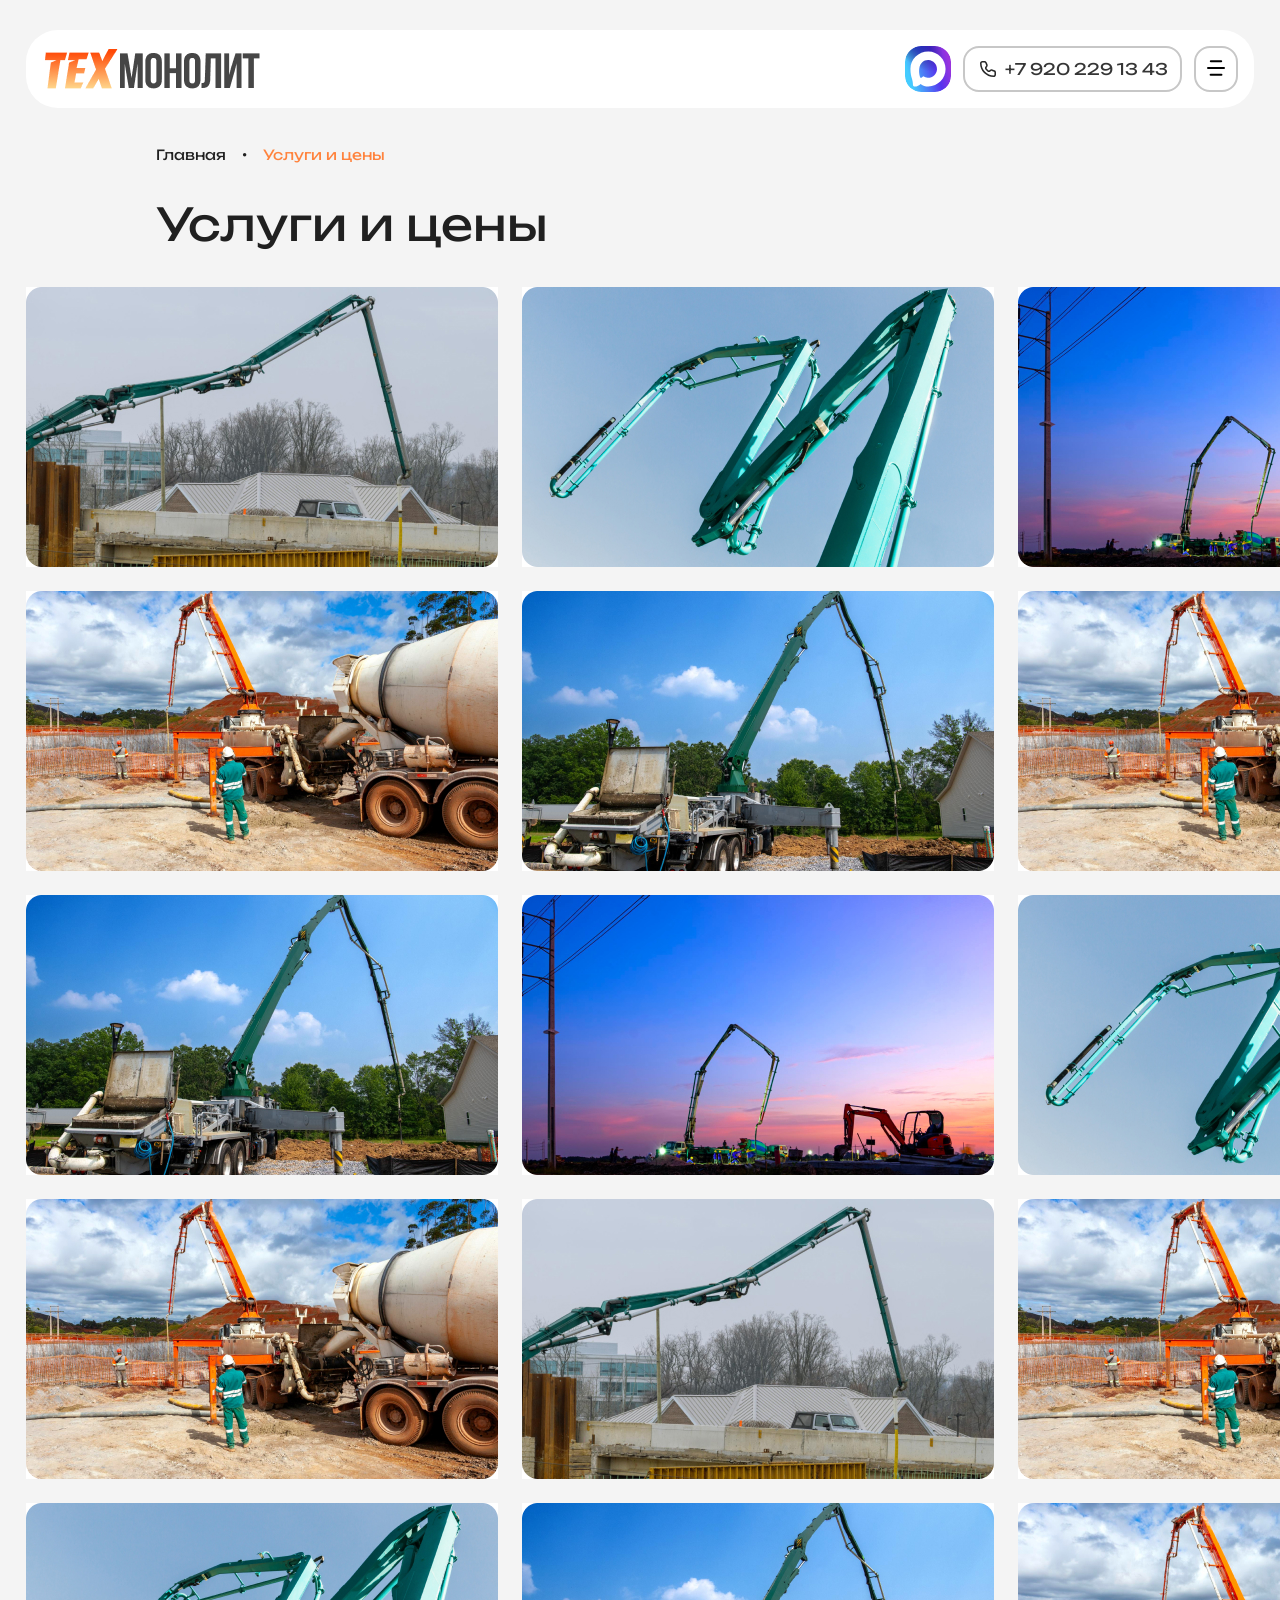
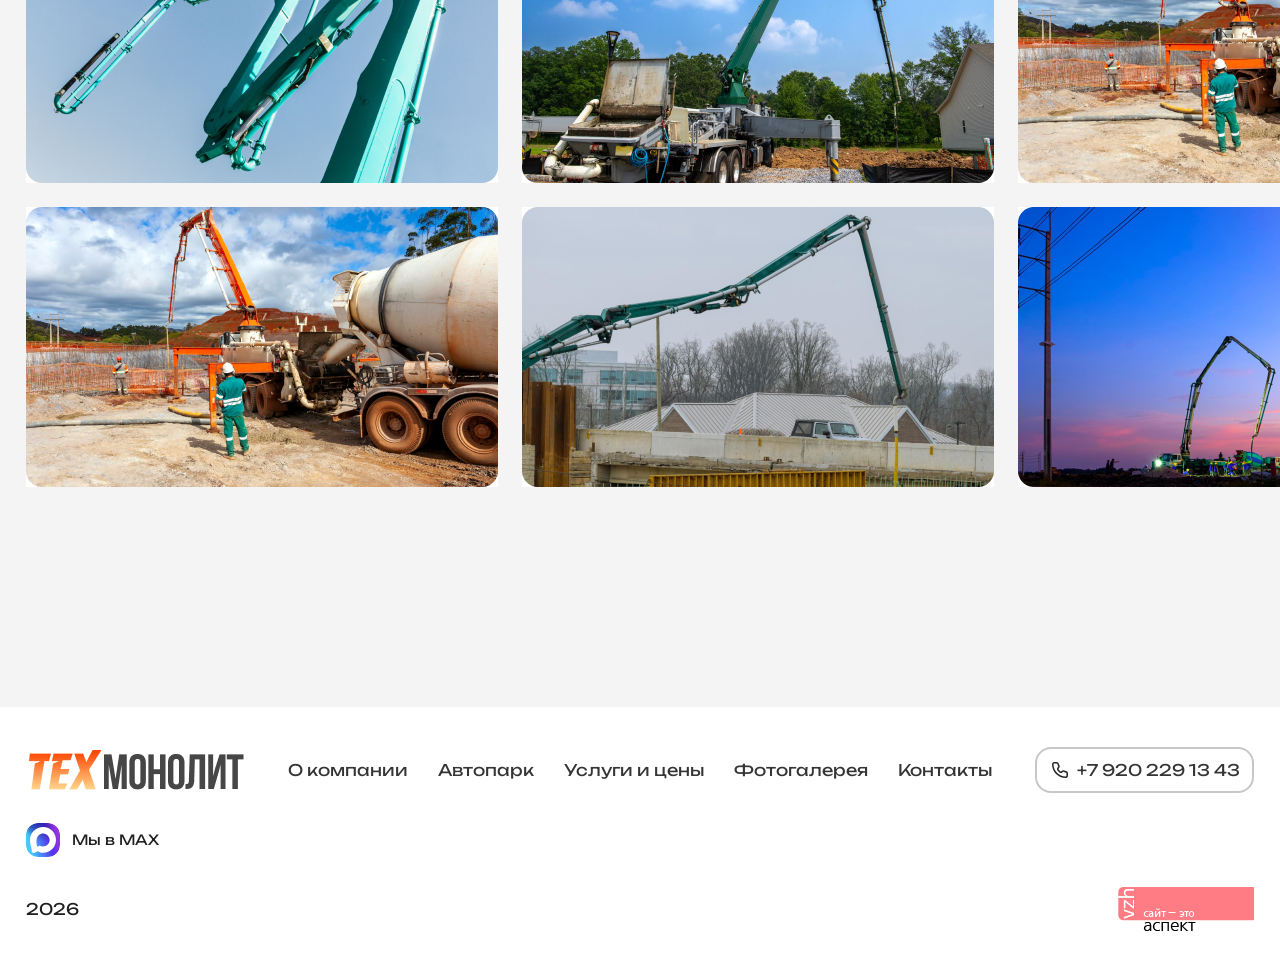
<file: tehmonolit/gallery.html>
<!DOCTYPE html>
<html lang="ru">

<head>
  <meta charset="UTF-8">
  <meta name="viewport" content="width=device-width, initial-scale=1.0">
  <title>Услуги и цены</title>
  <link rel="stylesheet" href="css/swiper-bundle.min.css">
  <link rel="stylesheet" href="css/fancybox.css">
  <link rel="stylesheet" href="css/styles.css">
</head>

<body>
  <div class="wrapper">
    <header>
      <div class="overlay"></div>
      <div class="container">
        <div class="header_box">
          <a class="logo" href="/"><img src="img/logo.png" alt="Логотип"></a>
          <div class="menu_wrap">
            <nav class="menu">
              <ul>
                <li><a href="/">О компании</a></li>
                <li><a href="/">Автопарк</a></li>
                <li><a href="/">Услуги и цены</a></li>
                <li><a href="/">Фотогалерея</a></li>
                <li><a href="/">Контакты</a></li>
              </ul>
            </nav>
            <a class="social_link menu_max" href="/"></a>
          </div>
          <div class="header_contacts">
            <a class="social_link max" href="/"></a>
            <a class="phone" href="tel:+79202291343">
              <svg width="22" height="22" viewBox="0 0 22 22" fill="none" xmlns="http://www.w3.org/2000/svg">
                <path
                  d="M3 5.29536C3 4.02755 4.02776 3.00001 5.29536 3H7.50403C8.47711 3.00008 9.35232 3.59248 9.71371 4.49597L10.5605 6.6119C10.8854 7.42416 10.7376 8.34914 10.1784 9.02016L9.72278 9.56653C9.44832 9.89634 9.47069 10.382 9.7752 10.6865L11.3135 12.2258C11.6174 12.5297 12.1029 12.5516 12.4335 12.2762L12.9798 11.8206C13.6514 11.2609 14.5757 11.1151 15.3871 11.4395L17.504 12.2863L17.6694 12.3599C18.4791 12.7573 19 13.5836 19 14.496V16.7046L18.9879 16.9395C18.8703 18.0967 17.8931 18.9999 16.7046 19C9.13601 19 3.00006 12.8641 3 5.29536ZM4.54839 5.29536C4.54845 12.009 9.99119 17.4516 16.7046 17.4516C17.1169 17.4515 17.4516 17.1173 17.4516 16.7046V14.496C17.4516 14.156 17.2449 13.8502 16.9294 13.7238L14.8125 12.877C14.5289 12.7636 14.2062 12.8149 13.9718 13.0101L13.4254 13.4657C12.5391 14.2043 11.2607 14.1961 10.3871 13.4748L10.2177 13.3206L8.67944 11.7812C7.80976 10.9114 7.74484 9.52073 8.53327 8.5746L8.98891 8.02823C9.16022 7.82257 9.22146 7.54983 9.15827 7.29536L9.12298 7.1875L8.27621 5.07157C8.14996 4.75593 7.84394 4.54847 7.50403 4.54839H5.29536C4.88273 4.54839 4.54839 4.88288 4.54839 5.29536Z"
                  fill="#282828" />
              </svg>
              <span>+7 920 229 13 43</span>
            </a>
            <a class="burger_menu_btn">
              <svg class="ham hamRotate ham7" viewBox="0 0 100 100" width="40">
                <path class="line top"
                  d="m 63,33 h -40 c 0,0 -6,1.368796 -6,8.5 0,7.131204 6,8.5013 6,8.5013 l 20,-0.0013" />
                <path class="line middle" d="m 70,50 h -40" />
                <path class="line bottom"
                  d="m 63.575405,67.073826 h -40 c -5.592752,0 -6.873604,-9.348582 1.371031,-9.348582 8.244634,0 19.053564,21.797129 19.053564,12.274756 l 0,-40" />
              </svg>
            </a>
          </div>
        </div>
      </div>
    </header>

    <div class="container">
      <div class="content_container">
        <div class="bread_crumb">
          <a href="#">Главная</a>
          <span>•</span>
          <span class="place">Услуги и цены</span>
        </div>
        <p class="title">Услуги и цены</p>
      </div>
      <div class="gallery">
        <div class="gallery_item gallery_item_visible"><a data-fancybox="gallery" href="img/gallery/frame_photo.jpg"><img src="img/gallery/frame_photo.jpg" alt=""></a></div>
        <div class="gallery_item gallery_item_visible"><a data-fancybox="gallery" href="img/gallery/frame_photo-1.jpg"><img src="img/gallery/frame_photo-1.jpg" alt=""></a></div>
        <div class="gallery_item gallery_item_visible"><a data-fancybox="gallery" href="img/gallery/frame_photo-2.jpg"><img src="img/gallery/frame_photo-2.jpg" alt=""></a></div>
        <div class="gallery_item gallery_item_visible"><a data-fancybox="gallery" href="img/gallery/frame_photo-3.jpg"><img src="img/gallery/frame_photo-3.jpg" alt=""></a></div>
        <div class="gallery_item gallery_item_visible"><a data-fancybox="gallery" href="img/gallery/frame_photo-4.jpg"><img src="img/gallery/frame_photo-4.jpg" alt=""></a></div>
        <div class="gallery_item gallery_item_visible"><a data-fancybox="gallery" href="img/gallery/frame_photo-5.jpg"><img src="img/gallery/frame_photo-5.jpg" alt=""></a></div>
        <div class="gallery_item gallery_item_visible"><a data-fancybox="gallery" href="img/gallery/frame_photo-6.jpg"><img src="img/gallery/frame_photo-6.jpg" alt=""></a></div>
        <div class="gallery_item gallery_item_visible"><a data-fancybox="gallery" href="img/gallery/frame_photo-7.jpg"><img src="img/gallery/frame_photo-7.jpg" alt=""></a></div>
        <div class="gallery_item gallery_item_visible"><a data-fancybox="gallery" href="img/gallery/frame_photo-8.jpg"><img src="img/gallery/frame_photo-8.jpg" alt=""></a></div>
        <div class="gallery_item gallery_item_visible"><a data-fancybox="gallery" href="img/gallery/frame_photo-9.jpg"><img src="img/gallery/frame_photo-9.jpg" alt=""></a></div>
        <div class="gallery_item gallery_item_visible"><a data-fancybox="gallery" href="img/gallery/frame_photo-10.jpg"><img src="img/gallery/frame_photo-10.jpg" alt=""></a></div>
        <div class="gallery_item gallery_item_visible"><a data-fancybox="gallery" href="img/gallery/frame_photo-11.jpg"><img src="img/gallery/frame_photo-11.jpg" alt=""></a></div>
        <div class="gallery_item gallery_item_visible"><a data-fancybox="gallery" href="img/gallery/frame_photo-12.jpg"><img src="img/gallery/frame_photo-12.jpg" alt=""></a></div>
        <div class="gallery_item gallery_item_visible"><a data-fancybox="gallery" href="img/gallery/frame_photo-13.jpg"><img src="img/gallery/frame_photo-13.jpg" alt=""></a></div>
        <div class="gallery_item gallery_item_visible"><a data-fancybox="gallery" href="img/gallery/frame_photo-14.jpg"><img src="img/gallery/frame_photo-14.jpg" alt=""></a></div>
        <div class="gallery_item gallery_item_visible"><a data-fancybox="gallery" href="img/gallery/frame_photo-15.jpg"><img src="img/gallery/frame_photo-15.jpg" alt=""></a></div>
        <div class="gallery_item gallery_item_visible"><a data-fancybox="gallery" href="img/gallery/frame_photo-16.jpg"><img src="img/gallery/frame_photo-16.jpg" alt=""></a></div>
        <div class="gallery_item gallery_item_visible"><a data-fancybox="gallery" href="img/gallery/frame_photo-17.jpg"><img src="img/gallery/frame_photo-17.jpg" alt=""></a></div>
      </div>
      <a class="gallery_more_btn" href="#"></a>
    </div>

    <footer>
      <div class="container">
        <a class="logo" href="/"><img src="img/logo.png" alt="logo"></a>
        <nav class="menu">
          <ul>
            <li><a href="/">О компании</a></li>
            <li><a href="/">Автопарк</a></li>
            <li><a href="/">Услуги и цены</a></li>
            <li><a href="/">Фотогалерея</a></li>
            <li><a href="/">Контакты</a></li>
          </ul>
        </nav>
        <a class="phone" href="tel:+79202291343">
          <svg width="22" height="22" viewBox="0 0 22 22" fill="none" xmlns="http://www.w3.org/2000/svg">
            <path
              d="M3 5.29536C3 4.02755 4.02776 3.00001 5.29536 3H7.50403C8.47711 3.00008 9.35232 3.59248 9.71371 4.49597L10.5605 6.6119C10.8854 7.42416 10.7376 8.34914 10.1784 9.02016L9.72278 9.56653C9.44832 9.89634 9.47069 10.382 9.7752 10.6865L11.3135 12.2258C11.6174 12.5297 12.1029 12.5516 12.4335 12.2762L12.9798 11.8206C13.6514 11.2609 14.5757 11.1151 15.3871 11.4395L17.504 12.2863L17.6694 12.3599C18.4791 12.7573 19 13.5836 19 14.496V16.7046L18.9879 16.9395C18.8703 18.0967 17.8931 18.9999 16.7046 19C9.13601 19 3.00006 12.8641 3 5.29536ZM4.54839 5.29536C4.54845 12.009 9.99119 17.4516 16.7046 17.4516C17.1169 17.4515 17.4516 17.1173 17.4516 16.7046V14.496C17.4516 14.156 17.2449 13.8502 16.9294 13.7238L14.8125 12.877C14.5289 12.7636 14.2062 12.8149 13.9718 13.0101L13.4254 13.4657C12.5391 14.2043 11.2607 14.1961 10.3871 13.4748L10.2177 13.3206L8.67944 11.7812C7.80976 10.9114 7.74484 9.52073 8.53327 8.5746L8.98891 8.02823C9.16022 7.82257 9.22146 7.54983 9.15827 7.29536L9.12298 7.1875L8.27621 5.07157C8.14996 4.75593 7.84394 4.54847 7.50403 4.54839H5.29536C4.88273 4.54839 4.54839 4.88288 4.54839 5.29536Z"
              fill="#282828" />
          </svg>
          <span>+7 920 229 13 43</span>
        </a>
        <a class="footer_max" href="/">Мы в MAX</a>
        <div class="copy_row">
          <span>2026</span>
          <a href="https://www.vzh.ru/"><img src="img/logo_vzh.svg" alt="vzh.ru"></a>
        </div>
      </div>
    </footer>
  </div>
  <script src="js/swiper-bundle.min.js"></script>
  <script src="js/fancybox.js"></script>
  <script src="js/main.js"></script>
</body>

</html>
</file>
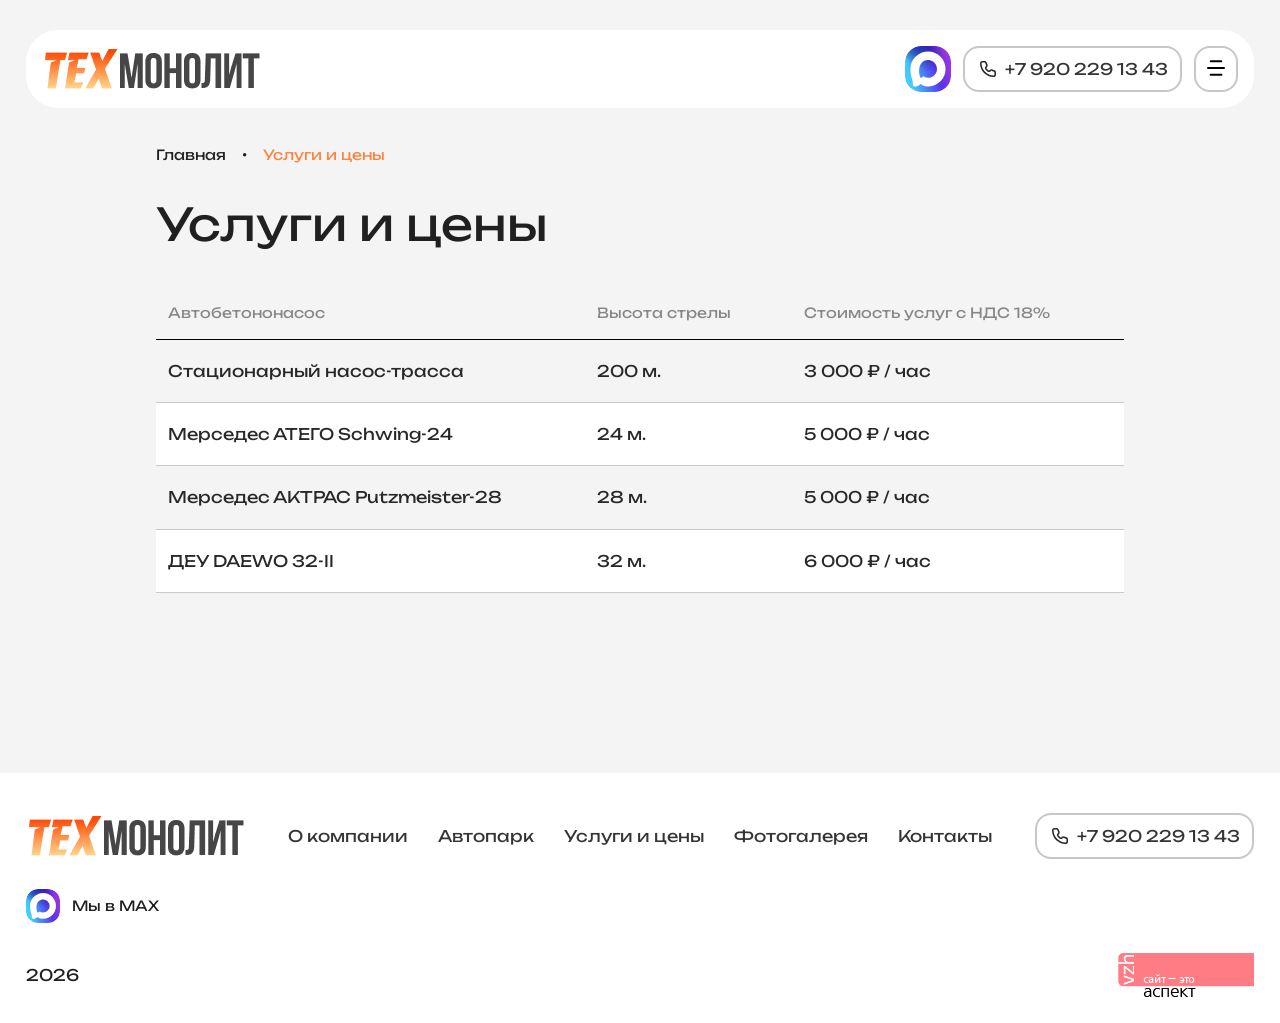
<file: tehmonolit/service.html>
<!DOCTYPE html>
<html lang="ru">

<head>
  <meta charset="UTF-8">
  <meta name="viewport" content="width=device-width, initial-scale=1.0">
  <title>Услуги и цены</title>
  <link rel="stylesheet" href="css/swiper-bundle.min.css">
  <link rel="stylesheet" href="css/fancybox.css">
  <link rel="stylesheet" href="css/styles.css">
</head>

<body>
  <div class="wrapper">
    <header>
      <div class="overlay"></div>
      <div class="container">
        <div class="header_box">
          <a class="logo" href="/"><img src="img/logo.png" alt="Логотип"></a>
          <div class="menu_wrap">
            <nav class="menu">
              <ul>
                <li><a href="/">О компании</a></li>
                <li><a href="/">Автопарк</a></li>
                <li><a href="/">Услуги и цены</a></li>
                <li><a href="/">Фотогалерея</a></li>
                <li><a href="/">Контакты</a></li>
              </ul>
            </nav>
            <a class="social_link menu_max" href="/"></a>
          </div>
          <div class="header_contacts">
            <a class="social_link max" href="/"></a>
            <a class="phone" href="tel:+79202291343">
              <svg width="22" height="22" viewBox="0 0 22 22" fill="none" xmlns="http://www.w3.org/2000/svg">
                <path
                  d="M3 5.29536C3 4.02755 4.02776 3.00001 5.29536 3H7.50403C8.47711 3.00008 9.35232 3.59248 9.71371 4.49597L10.5605 6.6119C10.8854 7.42416 10.7376 8.34914 10.1784 9.02016L9.72278 9.56653C9.44832 9.89634 9.47069 10.382 9.7752 10.6865L11.3135 12.2258C11.6174 12.5297 12.1029 12.5516 12.4335 12.2762L12.9798 11.8206C13.6514 11.2609 14.5757 11.1151 15.3871 11.4395L17.504 12.2863L17.6694 12.3599C18.4791 12.7573 19 13.5836 19 14.496V16.7046L18.9879 16.9395C18.8703 18.0967 17.8931 18.9999 16.7046 19C9.13601 19 3.00006 12.8641 3 5.29536ZM4.54839 5.29536C4.54845 12.009 9.99119 17.4516 16.7046 17.4516C17.1169 17.4515 17.4516 17.1173 17.4516 16.7046V14.496C17.4516 14.156 17.2449 13.8502 16.9294 13.7238L14.8125 12.877C14.5289 12.7636 14.2062 12.8149 13.9718 13.0101L13.4254 13.4657C12.5391 14.2043 11.2607 14.1961 10.3871 13.4748L10.2177 13.3206L8.67944 11.7812C7.80976 10.9114 7.74484 9.52073 8.53327 8.5746L8.98891 8.02823C9.16022 7.82257 9.22146 7.54983 9.15827 7.29536L9.12298 7.1875L8.27621 5.07157C8.14996 4.75593 7.84394 4.54847 7.50403 4.54839H5.29536C4.88273 4.54839 4.54839 4.88288 4.54839 5.29536Z"
                  fill="#282828" />
              </svg>
              <span>+7 920 229 13 43</span>
            </a>
            <a class="burger_menu_btn">
              <svg class="ham hamRotate ham7" viewBox="0 0 100 100" width="40">
                <path class="line top"
                  d="m 63,33 h -40 c 0,0 -6,1.368796 -6,8.5 0,7.131204 6,8.5013 6,8.5013 l 20,-0.0013" />
                <path class="line middle" d="m 70,50 h -40" />
                <path class="line bottom"
                  d="m 63.575405,67.073826 h -40 c -5.592752,0 -6.873604,-9.348582 1.371031,-9.348582 8.244634,0 19.053564,21.797129 19.053564,12.274756 l 0,-40" />
              </svg>
            </a>
          </div>
        </div>
      </div>
    </header>

    <div class="container">
      <div class="content_container">
        <div class="bread_crumb">
          <a href="#">Главная</a>
          <span>•</span>
          <span class="place">Услуги и цены</span>
        </div>
        <p class="title">Услуги и цены</p>
      </div>
      <div class="content_container">
        <div class="table_price">
          <table>
            <tbody>
              <tr>
                <th>Автобетононасос</th>
                <th>Высота стрелы</th>
                <th>Стоимость услуг с НДС 18%</th>
              </tr>
              <tr>
                <td>Стационарный насос-трасса</td>
                <td>200 м.</td>
                <td>3 000 ₽ / час</td>
              </tr>
              <tr>
                <td>Мерседес АТЕГО Schwing-24</td>
                <td>24 м.</td>
                <td>5 000 ₽ / час</td>
              </tr>
              <tr>
                <td>Мерседес АКТРАС Putzmeister-28</td>
                <td>28 м.</td>
                <td>5 000 ₽ / час</td>
              </tr>
              <tr>
                <td>ДЕУ DAEWO 32-II</td>
                <td>32 м.</td>
                <td>6 000 ₽ / час</td>
              </tr>
            </tbody>
          </table>
        </div>
      </div>
    </div>

    <footer>
      <div class="container">
        <a class="logo" href="/"><img src="img/logo.png" alt="logo"></a>
        <nav class="menu">
          <ul>
            <li><a href="/">О компании</a></li>
            <li><a href="/">Автопарк</a></li>
            <li><a href="/">Услуги и цены</a></li>
            <li><a href="/">Фотогалерея</a></li>
            <li><a href="/">Контакты</a></li>
          </ul>
        </nav>
        <a class="phone" href="tel:+79202291343">
          <svg width="22" height="22" viewBox="0 0 22 22" fill="none" xmlns="http://www.w3.org/2000/svg">
            <path
              d="M3 5.29536C3 4.02755 4.02776 3.00001 5.29536 3H7.50403C8.47711 3.00008 9.35232 3.59248 9.71371 4.49597L10.5605 6.6119C10.8854 7.42416 10.7376 8.34914 10.1784 9.02016L9.72278 9.56653C9.44832 9.89634 9.47069 10.382 9.7752 10.6865L11.3135 12.2258C11.6174 12.5297 12.1029 12.5516 12.4335 12.2762L12.9798 11.8206C13.6514 11.2609 14.5757 11.1151 15.3871 11.4395L17.504 12.2863L17.6694 12.3599C18.4791 12.7573 19 13.5836 19 14.496V16.7046L18.9879 16.9395C18.8703 18.0967 17.8931 18.9999 16.7046 19C9.13601 19 3.00006 12.8641 3 5.29536ZM4.54839 5.29536C4.54845 12.009 9.99119 17.4516 16.7046 17.4516C17.1169 17.4515 17.4516 17.1173 17.4516 16.7046V14.496C17.4516 14.156 17.2449 13.8502 16.9294 13.7238L14.8125 12.877C14.5289 12.7636 14.2062 12.8149 13.9718 13.0101L13.4254 13.4657C12.5391 14.2043 11.2607 14.1961 10.3871 13.4748L10.2177 13.3206L8.67944 11.7812C7.80976 10.9114 7.74484 9.52073 8.53327 8.5746L8.98891 8.02823C9.16022 7.82257 9.22146 7.54983 9.15827 7.29536L9.12298 7.1875L8.27621 5.07157C8.14996 4.75593 7.84394 4.54847 7.50403 4.54839H5.29536C4.88273 4.54839 4.54839 4.88288 4.54839 5.29536Z"
              fill="#282828" />
          </svg>
          <span>+7 920 229 13 43</span>
        </a>
        <a class="footer_max" href="/">Мы в MAX</a>
        <div class="copy_row">
          <span>2026</span>
          <a href="https://www.vzh.ru/"><img src="img/logo_vzh.svg" alt="vzh.ru"></a>
        </div>
      </div>
    </footer>
  </div>
  <script src="js/swiper-bundle.min.js"></script>
  <script src="js/fancybox.js"></script>
  <script src="js/main.js"></script>
</body>

</html>
</file>
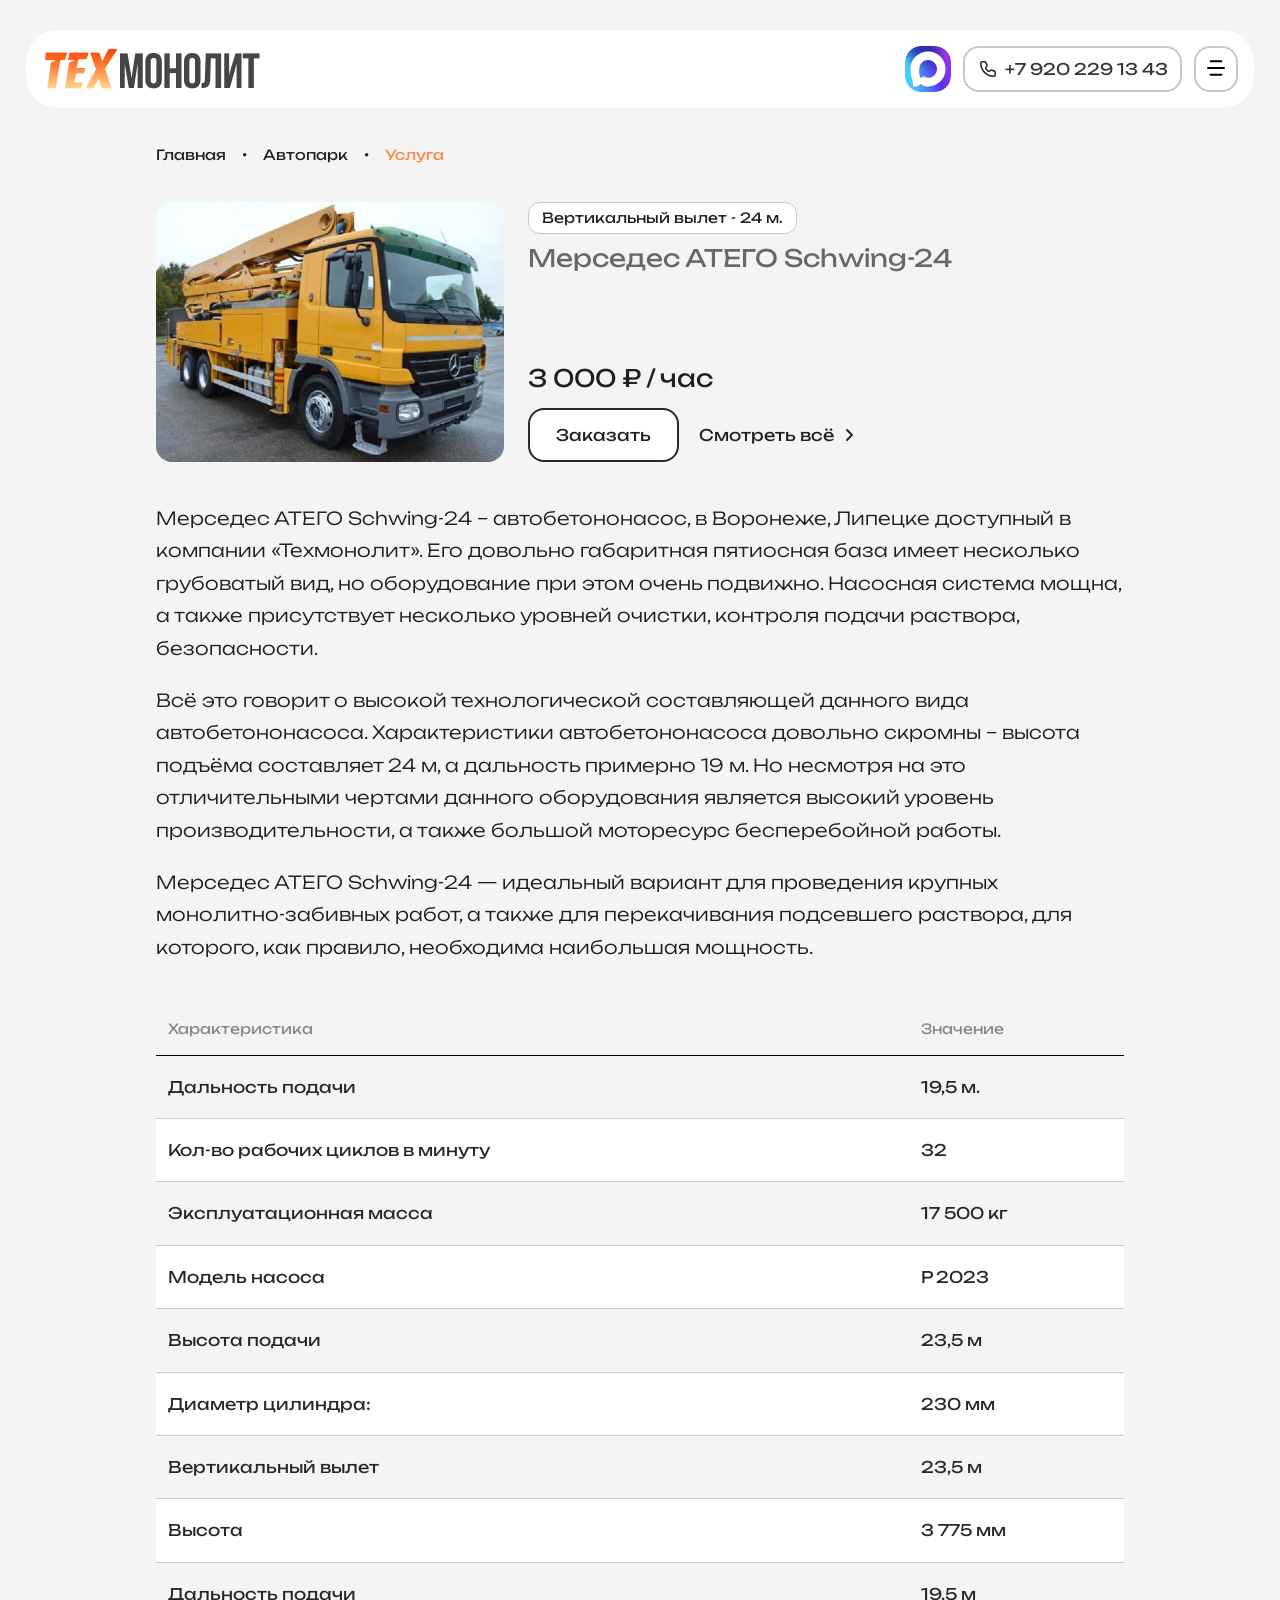
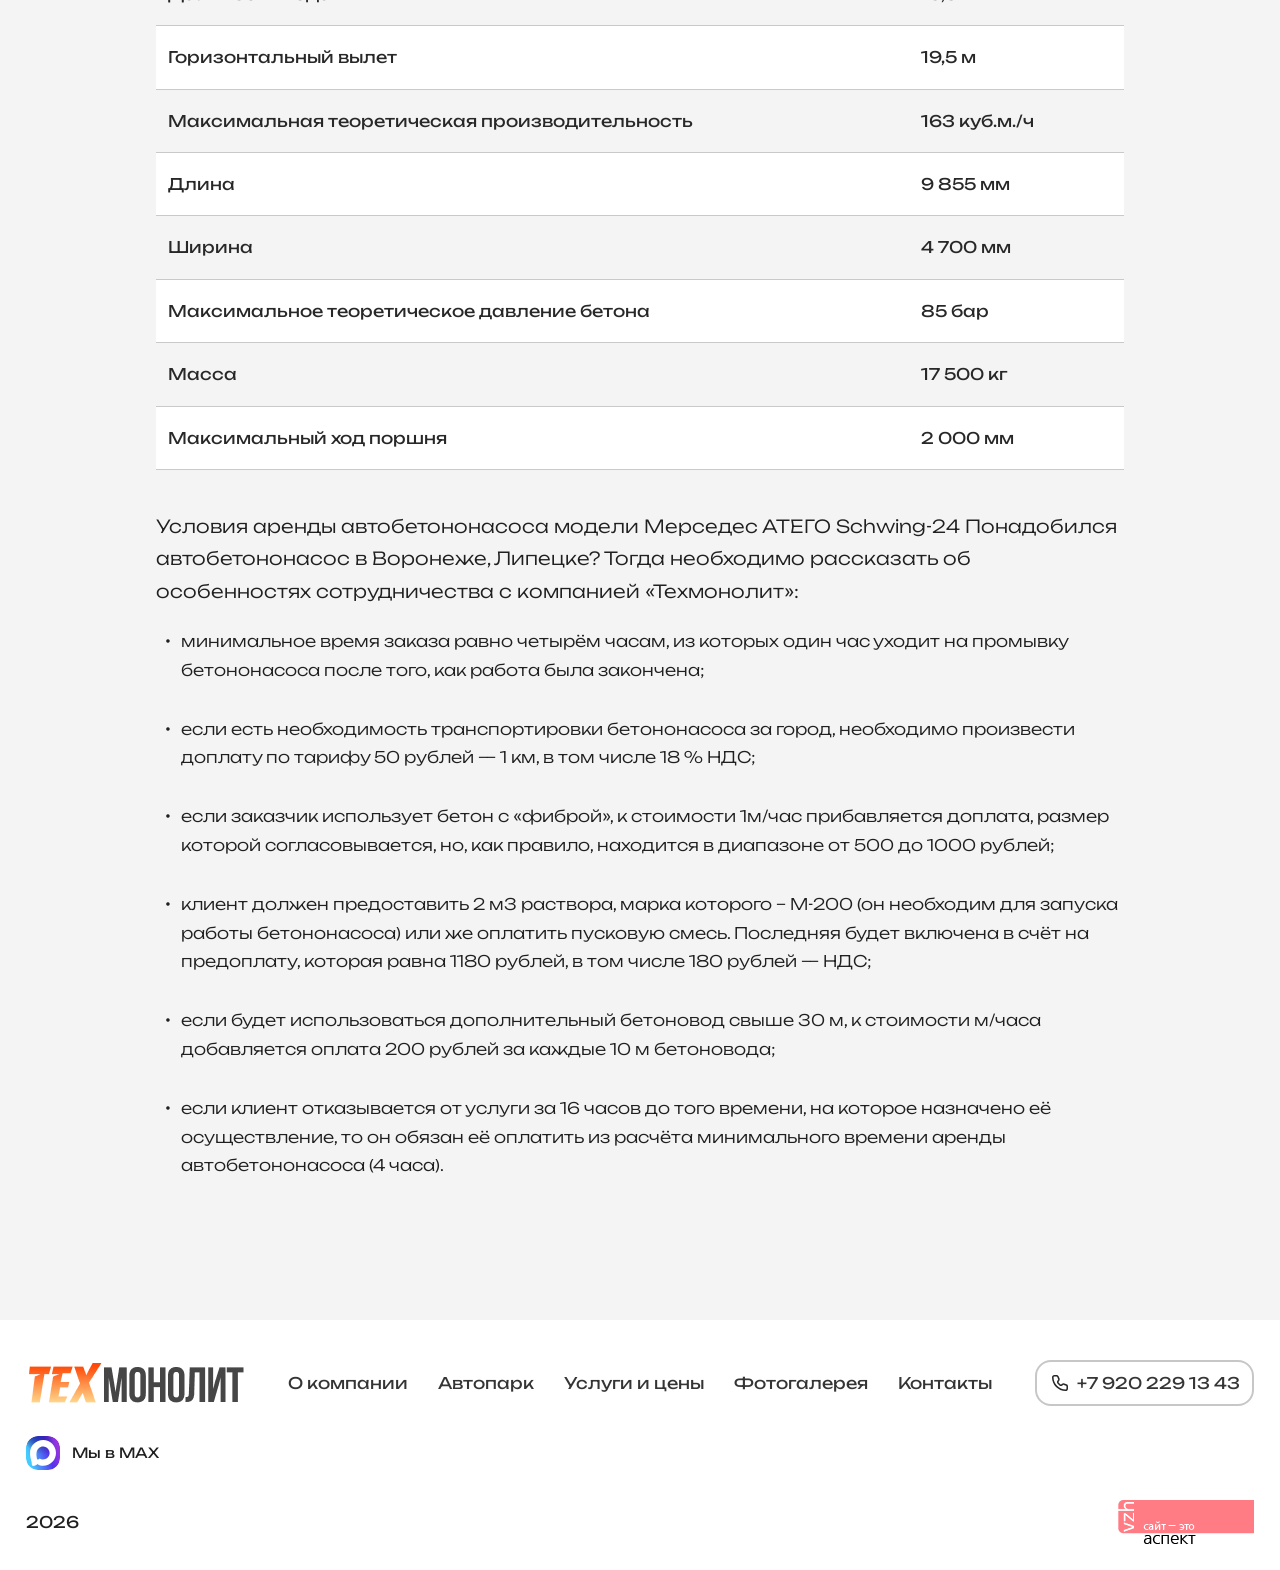
<file: tehmonolit/single_prod.html>
<!DOCTYPE html>
<html lang="ru">

<head>
  <meta charset="UTF-8">
  <meta name="viewport" content="width=device-width, initial-scale=1.0">
  <title>Услуга</title>
  <link rel="stylesheet" href="css/swiper-bundle.min.css">
  <link rel="stylesheet" href="css/fancybox.css">
  <link rel="stylesheet" href="css/styles.css">
</head>

<body>
  <div class="wrapper">
    <header>
      <div class="overlay"></div>
      <div class="container">
        <div class="header_box">
          <a class="logo" href="/"><img src="img/logo.png" alt="Логотип"></a>
          <div class="menu_wrap">
            <nav class="menu">
              <ul>
                <li><a href="/">О компании</a></li>
                <li><a href="/">Автопарк</a></li>
                <li><a href="/">Услуги и цены</a></li>
                <li><a href="/">Фотогалерея</a></li>
                <li><a href="/">Контакты</a></li>
              </ul>
            </nav>
            <a class="social_link menu_max" href="/"></a>
          </div>
          <div class="header_contacts">
            <a class="social_link max" href="/"></a>
            <a class="phone" href="tel:+79202291343">
              <svg width="22" height="22" viewBox="0 0 22 22" fill="none" xmlns="http://www.w3.org/2000/svg">
                <path
                  d="M3 5.29536C3 4.02755 4.02776 3.00001 5.29536 3H7.50403C8.47711 3.00008 9.35232 3.59248 9.71371 4.49597L10.5605 6.6119C10.8854 7.42416 10.7376 8.34914 10.1784 9.02016L9.72278 9.56653C9.44832 9.89634 9.47069 10.382 9.7752 10.6865L11.3135 12.2258C11.6174 12.5297 12.1029 12.5516 12.4335 12.2762L12.9798 11.8206C13.6514 11.2609 14.5757 11.1151 15.3871 11.4395L17.504 12.2863L17.6694 12.3599C18.4791 12.7573 19 13.5836 19 14.496V16.7046L18.9879 16.9395C18.8703 18.0967 17.8931 18.9999 16.7046 19C9.13601 19 3.00006 12.8641 3 5.29536ZM4.54839 5.29536C4.54845 12.009 9.99119 17.4516 16.7046 17.4516C17.1169 17.4515 17.4516 17.1173 17.4516 16.7046V14.496C17.4516 14.156 17.2449 13.8502 16.9294 13.7238L14.8125 12.877C14.5289 12.7636 14.2062 12.8149 13.9718 13.0101L13.4254 13.4657C12.5391 14.2043 11.2607 14.1961 10.3871 13.4748L10.2177 13.3206L8.67944 11.7812C7.80976 10.9114 7.74484 9.52073 8.53327 8.5746L8.98891 8.02823C9.16022 7.82257 9.22146 7.54983 9.15827 7.29536L9.12298 7.1875L8.27621 5.07157C8.14996 4.75593 7.84394 4.54847 7.50403 4.54839H5.29536C4.88273 4.54839 4.54839 4.88288 4.54839 5.29536Z"
                  fill="#282828" />
              </svg>
              <span>+7 920 229 13 43</span>
            </a>
            <a class="burger_menu_btn">
              <svg class="ham hamRotate ham7" viewBox="0 0 100 100" width="40">
                <path class="line top"
                  d="m 63,33 h -40 c 0,0 -6,1.368796 -6,8.5 0,7.131204 6,8.5013 6,8.5013 l 20,-0.0013" />
                <path class="line middle" d="m 70,50 h -40" />
                <path class="line bottom"
                  d="m 63.575405,67.073826 h -40 c -5.592752,0 -6.873604,-9.348582 1.371031,-9.348582 8.244634,0 19.053564,21.797129 19.053564,12.274756 l 0,-40" />
              </svg>
            </a>
          </div>
        </div>
      </div>
    </header>

    <div class="container">
      <div class="content_container">
        <div class="bread_crumb">
          <a href="#">Главная</a>
          <span>•</span>
          <a href="#">Автопарк</a>
          <span>•</span>
          <span class="place">Услуга</span>
        </div>
      </div>
      <div class="content_container">
        <div class="avtopark_item single">
          <div class="img">
            <a href="#"><img src="img/slider_item.jpg" alt=""></a>
          </div>
          <div class="info">
            <div class="info_top">
              <p class="param">Вертикальный вылет - 24 м.</p>
              <a href=# class="name">Мерседес АТЕГО Schwing-24</a>
            </div>
            <div class="info_bottom">
              <p class="price">3 000 ₽ / час</p>
              <a href="" class="btn">Заказать</a>
              <a class="show_all" href="#">Смотреть всё</a>
            </div>
          </div>
        </div>

        <div class="content">
          <p>
            Мерседес АТЕГО Schwing-24 – автобетононасос, в Воронеже, Липецке доступный в компании «Техмонолит». Его
            довольно
            габаритная пятиосная база имеет несколько грубоватый вид, но оборудование при этом очень подвижно. Насосная
            система мощна, а также присутствует несколько уровней очистки, контроля подачи раствора, безопасности.
          </p>
          <p>
            Всё это говорит о высокой технологической составляющей данного вида автобетононасоса. Характеристики
            автобетононасоса
            довольно скромны – высота подъёма составляет 24 м, а дальность примерно 19 м. Но несмотря на это
            отличительными
            чертами данного оборудования является высокий уровень производительности, а также большой моторесурс
            бесперебойной работы.
          </p>
          <p>
            Мерседес АТЕГО Schwing-24 — идеальный вариант для проведения крупных монолитно-забивных
            работ, а также для перекачивания подсевшего раствора, для которого, как правило, необходима наибольшая
            мощность.
          </p>
          <div class="table_params">
            <table>
              <tbody>
                <tr>
                  <th>Характеристика</th>
                  <th>Значение</th>
                </tr>
                <tr>
                  <td>Дальность подачи</td>
                  <td>19,5 м.</td>
                </tr>
                <tr>
                  <td>Кол-во рабочих циклов в минуту</td>
                  <td>32</td>
                </tr>
                <tr>
                  <td>Эксплуатационная масса</td>
                  <td>17 500 кг</td>
                </tr>
                <tr>
                  <td>Модель насоса</td>
                  <td>P 2023</td>
                </tr>
                <tr>
                  <td>Высота подачи</td>
                  <td>23,5 м</td>
                </tr>
                <tr>
                  <td>Диаметр цилиндра:</td>
                  <td>230 мм</td>
                </tr>
                <tr>
                  <td>Вертикальный вылет</td>
                  <td>23,5 м</td>
                </tr>
                <tr>
                  <td>Высота</td>
                  <td>3 775 мм</td>
                </tr>
                <tr>
                  <td>Дальность подачи</td>
                  <td>19,5 м</td>
                </tr>
                <tr>
                  <td>Горизонтальный вылет</td>
                  <td>19,5 м</td>
                </tr>
                <tr>
                  <td>Максимальная теоретическая производительность</td>
                  <td>163 куб.м./ч</td>
                </tr>
                <tr>
                  <td>Длина</td>
                  <td>9 855 мм</td>
                </tr>
                <tr>
                  <td>Ширина</td>
                  <td>4 700 мм</td>
                </tr>
                <tr>
                  <td>Максимальное теоретическое давление бетона</td>
                  <td>85 бар</td>
                </tr>
                <tr>
                  <td>Масса</td>
                  <td>17 500 кг</td>
                </tr>
                <tr>
                  <td>Максимальный ход поршня</td>
                  <td>2 000 мм</td>
                </tr>
              </tbody>
            </table>
          </div>
          <p>
            Условия аренды автобетононасоса модели Мерседес АТЕГО Schwing-24
            Понадобился автобетононасос в Воронеже, Липецке? Тогда необходимо рассказать об особенностях сотрудничества
            с
            компанией «Техмонолит»:
          </p>
          <ul>
            <li>минимальное время заказа равно четырём часам, из которых один час уходит на промывку бетононасоса после
              того, как работа была закончена;</li>
            <li>если есть необходимость транспортировки бетононасоса за город, необходимо произвести доплату по тарифу
              50
              рублей — 1 км, в том числе 18 % НДС;</li>
            <li>если заказчик использует бетон с «фиброй», к стоимости 1м/час прибавляется доплата, размер которой
              согласовывается, но, как правило, находится в диапазоне от 500 до 1000 рублей;</li>
            <li>клиент должен предоставить 2 м3 раствора, марка которого – М-200 (он необходим для запуска работы
              бетононасоса) или же оплатить пусковую смесь. Последняя будет включена в счёт на предоплату, которая равна
              1180 рублей, в том числе 180 рублей — НДС;</li>
            <li>если будет использоваться дополнительный бетоновод свыше 30 м, к стоимости м/часа добавляется оплата 200
              рублей за каждые 10 м бетоновода;</li>
            <li>если клиент отказывается от услуги за 16 часов до того времени, на которое назначено её осуществление,
              то
              он обязан её оплатить из расчёта минимального времени аренды автобетононасоса (4 часа).</li>
          </ul>
        </div>

      </div>
    </div>

    <footer>
      <div class="container">
        <a class="logo" href="/"><img src="img/logo.png" alt="logo"></a>
        <nav class="menu">
          <ul>
            <li><a href="/">О компании</a></li>
            <li><a href="/">Автопарк</a></li>
            <li><a href="/">Услуги и цены</a></li>
            <li><a href="/">Фотогалерея</a></li>
            <li><a href="/">Контакты</a></li>
          </ul>
        </nav>
        <a class="phone" href="tel:+79202291343">
          <svg width="22" height="22" viewBox="0 0 22 22" fill="none" xmlns="http://www.w3.org/2000/svg">
            <path
              d="M3 5.29536C3 4.02755 4.02776 3.00001 5.29536 3H7.50403C8.47711 3.00008 9.35232 3.59248 9.71371 4.49597L10.5605 6.6119C10.8854 7.42416 10.7376 8.34914 10.1784 9.02016L9.72278 9.56653C9.44832 9.89634 9.47069 10.382 9.7752 10.6865L11.3135 12.2258C11.6174 12.5297 12.1029 12.5516 12.4335 12.2762L12.9798 11.8206C13.6514 11.2609 14.5757 11.1151 15.3871 11.4395L17.504 12.2863L17.6694 12.3599C18.4791 12.7573 19 13.5836 19 14.496V16.7046L18.9879 16.9395C18.8703 18.0967 17.8931 18.9999 16.7046 19C9.13601 19 3.00006 12.8641 3 5.29536ZM4.54839 5.29536C4.54845 12.009 9.99119 17.4516 16.7046 17.4516C17.1169 17.4515 17.4516 17.1173 17.4516 16.7046V14.496C17.4516 14.156 17.2449 13.8502 16.9294 13.7238L14.8125 12.877C14.5289 12.7636 14.2062 12.8149 13.9718 13.0101L13.4254 13.4657C12.5391 14.2043 11.2607 14.1961 10.3871 13.4748L10.2177 13.3206L8.67944 11.7812C7.80976 10.9114 7.74484 9.52073 8.53327 8.5746L8.98891 8.02823C9.16022 7.82257 9.22146 7.54983 9.15827 7.29536L9.12298 7.1875L8.27621 5.07157C8.14996 4.75593 7.84394 4.54847 7.50403 4.54839H5.29536C4.88273 4.54839 4.54839 4.88288 4.54839 5.29536Z"
              fill="#282828" />
          </svg>
          <span>+7 920 229 13 43</span>
        </a>
        <a class="footer_max" href="/">Мы в MAX</a>
        <div class="copy_row">
          <span>2026</span>
          <a href="https://www.vzh.ru/"><img src="img/logo_vzh.svg" alt="vzh.ru"></a>
        </div>
      </div>
    </footer>
  </div>
  <script src="js/swiper-bundle.min.js"></script>
  <script src="js/fancybox.js"></script>
  <script src="js/main.js"></script>
</body>

</html>
</file>
<file: tehmonolit/css/styles.css>
/* =========================== reset ====================================== */
* {
  padding: 0;
  margin: 0;
  border: 0;
}

*,
*:before,
*:after {
  -moz-box-sizing: border-box;
  -webkit-box-sizing: border-box;
  box-sizing: border-box;
}

:focus,
:active {
  outline: none;
}

a:focus,
a:active {
  outline: none;
}

nav,
footer,
header,
aside {
  display: block;
}

html,
body {
  height: 100%;
  width: 100%;
  font-size: 100%;
  line-height: 1;
  -ms-text-size-adjust: 100%;
  -moz-text-size-adjust: 100%;
  -webkit-text-size-adjust: 100%;
}

input,
button,
textarea {
  font-family: inherit;
}

input::-ms-clear {
  display: none;
}

button {
  cursor: pointer;
}

button::-moz-focus-inner {
  padding: 0;
  border: 0;
}

a,
a:visited {
  text-decoration: none;
}

a:hover {
  text-decoration: none;
}

ul li {
  list-style: none;
}

img {
  vertical-align: top;
}

h1,
h2,
h3,
h4,
h5,
h6 {
  font-size: inherit;
  font-weight: inherit;
}

a {
  color: inherit;
}

/* =========================== reset ====================================== */
/* =========================== font ====================================== */
.wrapper {
  overflow-x: hidden;
}

@font-face {
  font-family: 'Unbounded';
  font-weight: 400;
  font-style: normal;
  src: local('Unbounded'),
    url('../fonts/Unbounded-Regular.woff') format('woff'),
    url('../fonts/Unbounded-Regular.woff2') format('woff2');
  font-display: swap;
}

@font-face {
  font-family: 'Unbounded';
  font-weight: 200;
  font-style: normal;
  src: local('Unbounded'),
    url('../fonts/Unbounded-ExtraLight.woff') format('woff'),
    url('../fonts/Unbounded-ExtraLight.woff2') format('woff2');
  font-display: swap;
}

@font-face {
  font-family: 'Unbounded';
  font-weight: 300;
  font-style: normal;
  src: local('Unbounded'),
    url('../fonts/Unbounded-Light.woff') format('woff'),
    url('../fonts/Unbounded-Light.woff2') format('woff2');
  font-display: swap;
}

/* =========================== font ====================================== */
/* =========================== bread_crumb ====================================== */
.bread_crumb {
  display: flex;
  gap: 16px;
  margin: 40px 0;
  font-size: 14px;
}

.bread_crumb .place {
  color: #FF833D;
}

/* =========================== bread_crumb ====================================== */

.overlay {
  position: fixed;
  z-index: 999;
  background: rgba(0, 0, 0, 0.3);
  opacity: 0;
  top: 0;
  left: 0;
  width: 150%;
  height: 150%;
  visibility: hidden;
  transition: all .3s;
  backdrop-filter: blur(5px);
  transition: all .3s ease-in-out;
}

.overlay.visible {
  visibility: visible;
  opacity: 1;
}

.scroll-nane {
  overflow: hidden;
}

header {
  padding-bottom: 78px;
  padding-top: 30px;
}

header.active .container {
  top: 10px;
  padding: 0 10px;
}

header.active .header_box {
  box-shadow: 0px 4px 11px rgba(0, 0, 0, 0.25);
}

header .container {
  position: fixed;
  top: 30px;
  left: 0;
  right: 0;
  z-index: 9999;
  transition: all .3s ease-in-out;
}

body {
  font-family: 'Unbounded';
  background-color: #F4F4F4;
  color: #202020;
}

.container {
  max-width: calc(1464px + 52px);
  margin: 0 auto;
  padding: 0 26px;
}

.content_container {
  max-width: 968px;
  margin: 0 auto;
}

.swiper-pagination-bullet {transition: all .3s ease-in-out, background-color .3s ease-in-out .1s}
.swiper-pagination-bullet-active {background-color: #FFCF30; width: 24px; border-radius: 20px; transition: all .3s ease-in-out}

.header_box {
  border-radius: 32px;
  background-color: #fff;
  max-height: 78px;
  padding: 16px;
  display: grid;
  grid-template-columns: 1fr auto 1fr;
  align-items: center;
  justify-content: center;
  gap: 10px;
  transition: box-shadow .3s ease-in-out;
}

.menu ul {
  display: flex;
  gap: 30px;
}

.menu li a {
  font-family: 'Unbounded';
  font-size: 16px;
  color: #353535;
  transition: color .3s ease-in-out;
  white-space: nowrap;
}

.menu li .active,
.menu li a:hover {
  color: #FF6824;
}

.header_contacts {
  display: flex;
  justify-content: end;
  gap: 20px;
}

.phone {
  position: relative;
  color: #353535;
  padding: 10px;
  border: 2px solid #C7C7C7;
  border-radius: 16px;
  transition: all .3s ease-in-out;
  display: flex;
  align-items: center;
  justify-content: center;
  gap: 6px;
  width: 219px;
  height: 46px;
  white-space: nowrap;
}

.phone:hover {
  background-color: #202020;
  border-color: #202020;
  color: #fff;
}

.phone path {
  transition: all .3s ease-in-out;
}

.phone:hover path {
  fill: #fff;
}

.social_link {
  width: 46px;
  height: 46px;
  border-radius: 16px;
  background: url('../img/max.svg') no-repeat center center / 100%;
  display: block;
}

/* ++++++++++++++++++++++++++++++++++++++++++++++++++++++++++++++ */
.ham {
  cursor: pointer;
  -webkit-tap-highlight-color: transparent;
  transition: transform 400ms;
  -moz-user-select: none;
  -webkit-user-select: none;
  -ms-user-select: none;
  user-select: none;
}

.hamRotate.active {
  transform: rotate(45deg);
}

.hamRotate180.active {
  transform: rotate(180deg);
}

.line {
  fill: none;
  transition: stroke-dasharray 400ms, stroke-dashoffset 400ms;
  stroke: #000;
  stroke-width: 5;
  stroke-linecap: round;
}

.ham7.active .line {stroke: #fff;}
.ham7 .top {stroke-dasharray: 26 82;}
.ham7 .middle {stroke-dasharray: 40 111;}
.ham7 .bottom {stroke-dasharray: 27 161;}

.ham7.active .top {
  stroke-dasharray: 37 82;
  stroke-dashoffset: -62px;
  d: path("m 70 33 h -40 c 0 0 -6 1.3688 -6 8.5 c 0 7.1312 6 8.5013 6 8.5013 l 20 -0.0013");
}

.ham7.active .middle {stroke-dashoffset: 23px;}

.ham7.active .bottom {
  stroke-dasharray: 40 161;
  stroke-dashoffset: -83px;
  d: path("m 69.5754 67.0738 h -40 c -5.59275 0 -6.8736 -9.34858 1.37103 -9.34858 c 8.24463 0 19.0536 21.7971 19.0536 12.2748 l 0 -40");
}

/* ++++++++++++++++++++++++++++++++++++++++++++++++++++++++++++++ */
.burger_menu_btn {
  display: none;
  border: 2px solid #C7C7C7;
  border-radius: 16px;
  transition: all .3s ease-in-out;
}

.burger_menu_btn--active {
  background-color: #282828;
  border: 2px solid #282828;
}

/* ++++++++++++++++++++++++++++++++++++++++++++++++++++++++++++++ */
.bunner {padding: 60px 0 80px;}
.bunner .container {position: relative;}
.bunner .text_box {min-height: 199px;}

.img_bg {
  position: relative;
  margin-top: -444px;
  width: 100%;
  z-index: -1;
  height: 672px;
  background: url('../img/bunner_img.jpg') center bottom / contain no-repeat;
}

.bunner_title {
  font-size: 45px;
  margin-bottom: 24px;
  line-height: 1.2;
  max-width: 1008px;
  width: 90%;
}

.bunner .text_box {
  font-size: 16px;
}

.bunner .text {
  max-width: 596px;
  width: 50%;
  line-height: 1.4;
}

.buttons {
  margin-top: 117px;
  display: flex;
  flex-direction: column;
  gap: 20px;
  padding-left: 40px;
}

.bunner_call_btn,
.bunner_max_btn {
  width: fit-content;
  display: block;
  border-radius: 16px;
  transition: all .3s ease-in-out;
  line-height: 1.4;
  text-align: center;
  white-space: nowrap;
  height: 54px;
  width: 230px;
}

.bunner_call_btn {
  background-color: #FFCF30;
  padding: 16px 43px 16px 51px;
}

.bunner_call_btn:hover {
  background-color: #FFDE72;
}

.bunner_max_btn {
  padding: 16px 10px 16px 16px;
  background-color: #303030;
  color: #fff;
}

.bunner_max_btn:hover {
  background-color: #000;
}

.bunner_call_btn span {
  position: relative;
  padding-right: 30px;
}

.bunner_call_btn span::before {
  position: absolute;
  content: '';
  background: url('../img/call.svg') no-repeat center / cover;
  width: 22px;
  height: 22px;
  top: 50%;
  right: 0;
  transform: translateY(-50%);
}

.bunner_max_btn span {
  position: relative;
  padding-right: 42px;
}

.bunner_max_btn span::before {
  position: absolute;
  content: '';
  background: url('../img/MAX34_34.svg') no-repeat center / cover;
  width: 34px;
  height: 34px;
  top: 50%;
  right: 0;
  transform: translateY(-50%);
}

footer {
  padding: 40px 0 26px;
  background-color: #fff;
  margin-top: 140px;
}

footer .container {
  align-items: center;
  justify-content: center;
  display: grid;
  grid-template-columns: 1fr auto 1fr;
}

footer .container .phone {
  justify-self: end;
}

.footer_max {
  position: relative;
  padding-left: 46px;
  height: 34px;
  display: flex;
  align-items: center;
  width: fit-content;
  margin: 30px 0;
  font-size: 14px;
  transition: color .3s ease-in-out;
}

.footer_max:hover {
  color: #FF6824;
}

.footer_max::before {
  content: '';
  position: absolute;
  width: 34px;
  height: 34px;
  top: 50%;
  left: 0;
  border-radius: 12px;
  transform: translateY(-50%);
  background: url('../img/MAX34_34.svg') no-repeat center center / 100%;
}

.copy_row {
  display: flex;
  align-items: center;
  justify-content: space-between;
  grid-column: span 3;
}

.social_link.menu_max {
  display: none;
  width: 34px;
  height: 34px;
  border-radius: 12px;
  background: url('../img/MAX34_34.svg') no-repeat center center / 100%;
  margin: 30px 0 0 auto;
}

.autopark_slider {
  padding: 0 0 60px;
}

.autopark_slider .top_row {
  display: flex;
  align-items: center;
  justify-content: space-between;
  margin-bottom: 32px;
}

.autopark_slider .left_box {
  display: flex;
  align-items: center;
  gap: 28px;
}

.avtopark_item .show_all,
.autopark_slider .show_all {
  position: relative;
  font-size: 16px;
  padding-right: 26px;
  height: fit-content;
  transition: color .3s ease-in-out;
}

.avtopark_item .show_all:hover,
.autopark_slider .show_all:hover {
  color: #FF6824;
}

.avtopark_item .show_all:hover::after,
.autopark_slider .show_all:hover::after {
  opacity: 1;
}

.avtopark_item .show_all:hover::before,
.autopark_slider .show_all:hover::before {
  opacity: 0;
}

.avtopark_item .show_all::after,
.autopark_slider .show_all::after,
.avtopark_item .show_all::before,
.autopark_slider .show_all::before {
  content: '';
  width: 22px;
  height: 22px;
  position: absolute;
  top: 50%;
  right: 0;
  transform: translateY(-50%);
  background: url('../img/arrow.svg');
  transition: opacity .3s ease-in-out;
}

.avtopark_item .show_all::after,
.autopark_slider .show_all::after {
  opacity: 0;
  background: url('../img/arrow_red.svg');
}

.autopark_slider .slider_row {
  display: flex;
}

.autopark_slider .slider_item {
  max-width: 348px;
  display: flex;
  flex-direction: column;
  gap: 8px;
  line-height: 1.4;
}

.avtopark_item img,
.autopark_slider .slider_item img {
  width: 100%;
  border-radius: 16px;
  height: 260px;
  object-fit: cover;
}

.avtopark_item img {
  width: 348px;
}

.avtopark_item .param,
.autopark_slider .param {
  width: fit-content;
  margin-bottom: 8px;
  font-size: 14px;
  padding: 5px 13px;
  border-radius: 12px;
  border: 1px solid #C8C8C8;
  background-color: #fff;
}

.avtopark_item .name,
.autopark_slider .name {
  margin-bottom: 20px;
  font-size: 24px;
  color: #686868;
  display: block;
}

.avtopark_item .price,
.autopark_slider .price {
  margin-bottom: 12px;
  font-size: 24px;
}

.avtopark_item .btn,
.autopark_slider .btn {
  font-size: 16px;
  padding: 14px 26px;
  border-radius: 16px;
  border: 2px solid #282828;
  display: block;
  width: fit-content;
  background-color: #fff;
  transition: all .3s ease-in-out;
}

.avtopark_item .btn:hover,
.autopark_slider .btn:hover {
  background-color: #282828;
  color: #fff;
}

.slider_row {
  padding-bottom: 30px;
}

.autopark_slider .title {
  color: #202020;
  line-height: 1.3;
  font-size: 34px;
  margin-bottom: 0;
}

.autopark_slider .right_box {
  display: flex;
  gap: 16px;
}

.autopark_slider .btn_next,
.autopark_slider .btn_prev {
  padding: 10px;
  border-radius: 16px;
  border: 2px solid #282828;
  transition: all .3s ease-in-out, transform .2s ease, box-shadow .2s ease;
  position: relative;
  width: 44px;
  height: 44px;
  display: block;
  background-color: #fff;
}

.autopark_slider .btn_next span,
.autopark_slider .btn_prev span {
  position: absolute;
  width: 24px;
  height: 24px;
  top: 50%;
  left: 50%;
  transform: translate(-50%, -50%);
  transition: opacity .3s ease-in-out;
}

.autopark_slider .btn_next .avtive {opacity:1; background: url('../img/chevron_black_next.svg');}
.autopark_slider .btn_prev .avtive {opacity:1; background: url('../img/chevron_black_prev.svg');}
.autopark_slider .btn_next .unavtive {opacity:0; background: url('../img/chevron_grey_next.svg');}
.autopark_slider .btn_prev .unavtive {opacity:0; background: url('../img/chevron_grey_prev.svg');}
.autopark_slider .btn_next .hover {opacity: 0; background: url('../img/chevron_white_next.svg');}
.autopark_slider .btn_prev .hover {opacity: 0; background: url('../img/chevron_white_prev.svg');}

.autopark_slider .btn_next:hover,
.autopark_slider .btn_prev:hover {background-color: #282828;}
.autopark_slider .swiper-button-disabled:hover {background-color: #fff;}
.autopark_slider .btn_next:hover .hover {opacity: 1; background: url('../img/chevron_white_next.svg');}
.autopark_slider .btn_prev:hover .hover {opacity: 1; background: url('../img/chevron_white_prev.svg');}

.autopark_slider .btn_next:active,
.autopark_slider .btn_prev:active {transform: translateY(2px);}
.autopark_slider .swiper-button-disabled:active {transform: none;}

.autopark_slider .swiper-button-disabled {border: 2px solid #DED3CB;}

.autopark_slider .swiper-button-disabled .unavtive {opacity: 1;}
.autopark_slider .swiper-button-disabled .avtive {opacity: 0;}
.autopark_slider .swiper-button-disabled .hover {opacity: 0;}

/* 
.autopark_slider .btn_next:active,
.autopark_slider .btn_prev:active {
  transform: translateY(1px);
}

.autopark_slider .swiper-button-disabled:active {
  transform: translateY(0);
}

.autopark_slider .btn_prev::after,
.autopark_slider .btn_prev::before,
.autopark_slider .btn_next::before,
.autopark_slider .btn_next::after {
  content: '';
  position: absolute;
  width: 24px;
  height: 24px;
  top: 50%;
  left: 50%;
  transform: translate(-50%, -50%);
  transition: opacity .3s ease-in-out;
}

.autopark_slider .btn_prev::after,
.autopark_slider .btn_next::after {
  opacity: 0;
}

.autopark_slider .btn_next::before,
.autopark_slider .btn_prev::before {
  opacity: 1;
}

.autopark_slider .btn_next::after {
  background: url('../img/chevron_grey_next.svg');
}

.autopark_slider .btn_next::before {
  background: url('../img/chevron_black_next.svg');
}

.autopark_slider .btn_prev::after {
  background: url('../img/chevron_grey_prev.svg');
}

.autopark_slider .btn_prev::before {
  background: url('../img/chevron_black_prev.svg');
}

.autopark_slider .swiper-button-disabled {
  border: 2px solid #DED3CB;
}

.autopark_slider .swiper-button-disabled::after {
  opacity: 1;
}

.autopark_slider .swiper-button-disabled::before {
  opacity: 0;
} */

.autopark_swiper_container {
  max-width: calc(1464px + 52px);
  padding: 0 26px;
  margin: 0 auto;
  overflow: hidden;
}

.autopark_swiper .swiper-scrollbar {
  display: none;
}

.autopark_swiper .swiper-scrollbar-horizontal,
.autopark_swiper .swiper-horizontal {
  width: 100%;
  left: 0;
  height: 6px;
}
.autopark_swiper .swiper-scrollbar {background-color: #DBDBDB;}
.autopark_swiper .swiper-scrollbar-drag {background-color: #FFCF30;}

.advantages {
  padding: 60px 0;
}

.advantages_icon {
  width: 64px;
  height: 64px;
}

.advantages .title {
  font-size: 34px;
  margin-bottom: 40px;
  line-height: 1.4;
}

.advantages_box {
  padding: 40px;
  display: grid;
  grid-template-columns: repeat(2, 1fr);
  grid-gap: 40px;
  background-color: #fff;
  border-radius: 24px;
}

.advantages_item {
  display: flex;
  flex-direction: column;
  gap: 12px;
  line-height: 1.4;
}

.advantages_title {
  font-size: 24px;
}

.advantages_text {
  color: #767676;
  font-size: 16px;
}
.advantages_icon_1 {background: url('../img/icon-5.svg') no-repeat center / contain;}
.advantages_icon_2 {background: url('../img/icon-3.svg') no-repeat center / contain;}
.advantages_icon_3 {background: url('../img/icon-3.svg') no-repeat center / contain;}
.advantages_icon_4 {background: url('../img/icon-2.svg') no-repeat center / contain;}
.advantages_icon_5 {background: url('../img/icon-1.svg') no-repeat center / contain;}
.advantages_icon_6 {background: url('../img/icon.svg') no-repeat center / contain;}

.foto_slider_on_main {
  padding: 60px 0 0;
  position: relative;
}

.content .foto_slider_on_main {
  width: 100vw;
  left: 50%;
  padding: 0;
  transform: translateX(-50%);
}

.foto_slider.swiper {
  overflow: visible;
}

.foto_slider_container {
  position: relative;
  overflow: hidden;
  padding: 20px 0 128px;
}

.foto_slider {
  max-width: calc(1464px + 52px);
  padding: 0 26px;
}

.foto_slider a {
  display: block;
}

.foto_slider .foto_slider_item,
.foto_slider a,
.foto_slider {
  max-height: 620px;
}

.foto_slider_item {
  border-radius: 20px;
  overflow: hidden;
}

.foto_slider_item img {
  width: 100%;
  height: 100%;
}

.foto_slider_on_main .btn_prev,
.foto_slider_on_main .btn_next {
  position: absolute;
  bottom: 20px;
  left: 50%;
  height: 68px;
  width: 68px;
  border-radius: 24px;
  border: 2px solid #282828;
  transition: background .3s ease-in-out, transform .2s;
}

.foto_slider_on_main .btn_next {transform: translate(calc(-50% + 42px), 0);}
.foto_slider_on_main .btn_prev {transform: translate(calc(-50% - 42px), 0);}

.foto_slider_on_main .btn_next::after,
.foto_slider_on_main .btn_prev::after,
.foto_slider_on_main .btn_next::before,
.foto_slider_on_main .btn_prev::before {
  content: '';
  position: absolute;
  width: 100%;
  height: 100%;
  top: 50%;
  left: 50%;
  transform: translate(-50%, -50%);
  transition: opacity .3s ease-in-out;
}

.foto_slider_on_main .btn_next::before {background: url('../img/cevron_next_36.svg') no-repeat center / 36px 36px;}
.foto_slider_on_main .btn_prev::before {background: url('../img/cevron_prev_36.svg') no-repeat center / 36px 36px;}
.foto_slider_on_main .btn_next::after {background: url('../img/cevron_next_36_white.svg') no-repeat center / 36px 36px;}
.foto_slider_on_main .btn_prev::after {background: url('../img/cevron_prev_36_white.svg') no-repeat center / 36px 36px;}

.foto_slider_on_main .btn_next::before,
.foto_slider_on_main .btn_prev::before {opacity: 1;}

.foto_slider_on_main .btn_next::after,
.foto_slider_on_main .btn_prev::after {opacity: 0;}

.foto_slider_on_main .btn_next:hover::before,
.foto_slider_on_main .btn_prev:hover::before {opacity: 0;}

.foto_slider_on_main .btn_next:hover::after,
.foto_slider_on_main .btn_prev:hover::after {opacity: 1;}

.foto_slider_on_main .btn_next:hover,
.foto_slider_on_main .btn_prev:hover {background-color: #282828;}

.foto_slider_on_main .btn_next:hover,
.foto_slider_on_main .btn_prev:hover {background-color: #282828;}

.foto_slider_on_main .btn_next:active {transform: translate(calc(-50% + 42px), 2px);}
.foto_slider_on_main .btn_prev:active {transform: translate(calc(-50% - 42px), 2px);}

.foto_slider_top_row {
  padding-bottom: 20px;
}

.foto_slider_top_row .container {
  display: grid;
  grid-template-columns: repeat(2, 1fr);
  gap: 24px;
}

.foto_slider_top_row .title {
  font-size: 34px;
  line-height: 1.3;
}

.foto_slider_top_row .text {
  grid-column: 2 / 3;
  grid-row: 1 / 3;
  font-weight: 200;
  color: #202020;
  font-size: 18px;
  line-height: 1.8;
}

.foto_slider_top_row .btn {
  line-height: 1.4;
  font-size: 16px;
  padding: 14px 26px;
  border-radius: 16px;
  border: 2px solid #282828;
  display: block;
  width: fit-content;
  background-color: #fff;
  transition: all .3s ease-in-out;
  height: fit-content;
}

.foto_slider_top_row .btn:hover {
  background-color: #282828;
  color: #fff;
}

.foto_slider__pagination {
  display: none;
}

.title {
  font-size: 45px;
  margin-bottom: 40px;
}

table {
  width: 100%;
  line-height: 1.4;
  border-collapse: collapse;
}

tr:nth-child(odd):not(:first-child) {
  background: #fff;
}

th {
  font-size: 14px;
  color: #878787;
  border-bottom: 1px solid #000;
  font-weight: 400;
  text-align: start;
  padding: 16px 12px;
  padding-right: 40px;
  height: 52px;
  white-space: nowrap;
}

td {
  padding: 20px 12px;
  padding-right: 40px;
  font-size: 16px;
  border-bottom: 1px solid #C9C9C9;
  line-height: 1.4;
  font-weight: 400;
  color: #282828;
  height: 62px;
  white-space: nowrap;
}

.table_params,
.table_price {
  overflow: auto;
  padding-bottom: 40px;
}

.table_params {
  padding: 20px 0;
  margin-bottom: 20px;
}

.table_params,
.table_price {
  overflow-x: auto;

  /* Firefox */
  scrollbar-width: thin;
  scrollbar-color: #FFCF30 #C7C7C7;
}

/* Chrome, Edge, Safari */
.table_params::-webkit-scrollbar,
.table_price::-webkit-scrollbar {
  height: 8px;
}

.table_params::-webkit-scrollbar-track,
.table_price::-webkit-scrollbar-track {
  background: #C7C7C7;
  border-radius: 999px;
}

.table_params::-webkit-scrollbar-thumb,
.table_price::-webkit-scrollbar-thumb {
  background: #999;
  border-radius: 999px;
}

.table_params::-webkit-scrollbar-thumb:hover,
.table_price::-webkit-scrollbar-thumb:hover {
  background: #777;
}

.avtopark_item {
  display: flex;
  gap: 24px;
  line-height: 1.4;
  padding: 40px 0;
  border-bottom: 1px solid #C9C9C9;
}

.avtopark_item.single {
  padding-top: 0;
  border: 0;
}

.avtopark_item:first-child {
  padding-top: 0;
}

.avtopark_item:last-child {
  padding-bottom: 0;
  border-bottom: none;
}

.avtopark_item .info {
  display: flex;
  flex-direction: column;
  justify-content: space-between;
}

.info_bottom {
  display: flex;
  flex-wrap: wrap;
  column-gap: 20px;
  align-items: center;
}

.avtopark_item .price {
  width: 100%;
}

.contacts_row {
  margin-bottom: 40px;
  display: flex;
  justify-content: space-between;
  align-items: start;
  gap: 12px;
  line-height: 1.4;
}

.contacts_row .label {
  font-size: 18px;
  width: 50%;
  color: #878787;
  font-weight: 300;
}

.contacts_row .value {
  font-size: 24px;
  width: 50%;
}

.contacts_row .value a {
  display: block;
}

.tel {
  transition: color .3s ease-in-out;
}

.tel:hover {
  color: #FF6824;
}

.contacts_row:last-child {
  margin-bottom: 0;
}

.content {
  font-weight: 300;
  line-height: 1.8;
}

.content p {
  margin-bottom: 20px;
  font-size: 18px;
}

.content img {
  max-width: 100%;
  max-height: 100%;
  width: auto;
  height: auto;
}

.content img.aligncenter {
  display: block;
  margin-left: auto;
  margin-right: auto;
}

.content ul {
  list-style: none;
  padding: 0;
  padding-left: 25px;
}

.content ul li {
  margin-bottom: 30px;
  position: relative;
}

.content ul li::before {
  content: "•";
  position: absolute;
  left: -16px;
}

.content img.alignright,
.content img.alignleft,
.content img.aligncenter {
  display: block;
  float: none;
  margin: 0 auto 10px;
  max-width: 100%;
}

.content img {
  max-width: 100%;
  max-height: 100%;
  width: auto;
  height: auto
}

img.attachment-post-thumbnail {
  display: block;
  margin: 0 auto 30px;
}

.content img.alignright {
  float: right;
  margin: 0 0 1em 1em;
}

.content img.alignleft {
  float: left;
  margin: 0 1em 1em 0;
}

.content img.aligncenter {
  display: block;
  margin-left: auto;
  margin-right: auto;
}

.content_img img {
  border-radius: 24px;
}

.content_img {
  width: 100vw;
  max-width: 1464px;
  left: 50%;
  position: relative;
  transform: translateX(-50%);
  padding: 26px;
}

.gallery {
  display: grid;
  grid-template-columns: repeat(3, 1fr);
  grid-gap: 24px;
  padding-bottom: 80px;
  position: relative;
}

@media (max-width: 1516px) {
  .img_bg {
    margin-top: calc(23vw - 800px);
  }

  .autopark_swiper {
    overflow: visible;
  }
}

@media (max-width: 1320px) {
  .header_box {
    max-height: fit-content;
    grid-template-columns: 1fr 1fr;
    gap: 0;
  }

  .social_link.menu_max {
    display: block;
  }

  .header_box .menu_wrap {
    overflow: auto;
    scrollbar-width: none;
    grid-row: 2;
    grid-column: span 2;
    max-height: 0;
    margin-top: 0;
    opacity: 0;
    transition: all .5s ease-in-out;
  }

  .header_box .menu_wrap.active {
    max-height: 500px;
    margin-top: 30px;
    opacity: 1;
  }

  .header_contacts {
    gap: 12px;
  }

  .header_box .menu ul {
    flex-direction: column;
    gap: 30px;
    text-align: end;
    line-height: 1.2;
  }

  .burger_menu_btn {
    display: block;
  }
}

@media (max-width: 1250px) {
  .menu ul {
    gap: 20px;
  }
}

@media (max-width: 1200px) {
  footer .container {
    grid-template-columns: 1fr 1fr;
  }

  footer .menu {
    grid-row: 2;
    grid-column: 1/-1;
    margin-top: 30px;
  }

  .footer_max {
    grid-row: 3;
  }

  footer .menu ul {
    flex-direction: column;
  }
}

@media (max-width: 1150px) {
  header {
    padding-top: 26px;
  }

  header .container {
    top: 26px;
  }

  .bunner {
    padding: 40px 0 80px;
  }

  .img_bg {
    background: url('../img/bunner_img_1000.jpg') center bottom / contain no-repeat;
    height: 648px;
    margin-top: calc(27vw - 800px);
  }

  .bunner .text {
    font-size: 15px;
    width: 85%;
    max-width: 548px;
  }

  .bunner_title {
    font-size: 40px;
    width: 100%;
    margin-bottom: 20px;
  }

  .buttons {
    margin-top: 40px;
    gap: 12px;
    padding-left: 20px;
  }
}

@media (max-width: 1000px) {
  .autopark_slider .title {
    font-size: 28px;
  }

  .advantages .title {
    font-size: 28px;
  }

  .avtopark_item .param,
  .autopark_slider .param {
    font-size: 12px;
    padding: 5px 8px;
  }

  .avtopark_item .name,
  .autopark_slider .name {
    font-size: 20px;
  }

  .avtopark_item .price,
  .autopark_slider .price {
    font-size: 20px;
  }

  .avtopark_item .btn,
  .autopark_slider .btn {
    font-size: 14px;
    padding: 7px 22px;
    border-radius: 12px;
  }

  .avtopark_item .btn {
    border-radius: 16px;
    padding: 11px 22px;
  }

  .autopark_slider .slider_item {
    width: 228px;
  }

  .avtopark_item img {
    height: 230px;
    width: 308px;
  }

  .autopark_slider .slider_item img {
    height: 170px;
  }

  .advantages_text {
    font-size: 15px;
  }

  .advantages_title {
    font-size: 20px
  }

  .foto_slider_top_row .text {
    font-size: 17px;
  }

  .foto_slider_top_row .container {
    gap: 12px;
  }

  th {
    font-size: 12px;
    padding: 12px 8px;
    padding-right: 40px;
  }

  td {
    font-size: 15px;
    padding: 16px 8px;
    padding-right: 40px;
  }

  .contacts_row .label {
    font-size: 17px;
  }

  .contacts_row .value {
    font-size: 20px;
  }

  .bread_crumb {
    font-size: 12px;
  }

  .title {
    font-size: 40px;
  }

  .content p {
    font-size: 17px;
  }

  .content_img img {
    border-radius: 24px;
  }
}

@media (max-width: 890px) {
  .foto_slider_top_row .container {
    grid-template-columns: 1fr;
    gap: 20px;
  }

  .foto_slider_on_main .btn_prev,
  .foto_slider_on_main .btn_next {
    display: none;
  }

  .foto_slider_top_row .btn {
    position: absolute;
    left: 50%;
    bottom: 147px;
    transform: translateX(-50%);
    z-index: 9;
  }

  .foto_slider_top_row .text {
    grid-column: unset;
    grid-row: unset;
    font-size: 16px;
  }

  .foto_slider_top_row .btn {
    width: calc(100% - 52px);
    text-align: center;
  }

  .swiper-pagination-bullets.swiper-pagination-horizontal {
    bottom: 98px;
  }

  .foto_slider__pagination {
    display: block;
  }

  .foto_slider_container {
    padding: 20px 0 86px;
  }

  .swiper-pagination-bullets.swiper-pagination-horizontal {
    bottom: 58px;
  }

  .foto_slider_top_row .btn {
    bottom: 6px;
  }
}

@media (max-width: 840px) {
  .img_bg {
    margin-top: -250px;
    height: 526px;
    background: url('../img/bunner_img_640.jpg') center bottom / contain no-repeat;
    margin-top: calc(13vw - 300px);
  }

  .buttons {
    padding-left: 0;
    margin-top: 12px;
    order: 1;
  }

  .bunner_call_btn,
  .bunner_max_btn {
    width: 100%;
    padding: 8px 43px 8px 51px;
    height: 38px;
    font-size: 14px;
    border-radius: 12px;
  }

  .bunner_max_btn span {
    padding-right: 30px;
  }

  .bunner_max_btn span::before {
    width: 22px;
    height: 22px;
    background: url('../img/max22_22.svg') no-repeat center / cover;
  }

  .bunner .container {
    display: flex;
    flex-direction: column;
  }

  .advantages_box {
    padding: 20px;
    grid-gap: 32px;
    grid-template-columns: 1fr;
    border-radius: 20px;
  }

  .foto_slider_top_row .btn {
    font-size: 14px;
    padding: 7px 26px;
    border-radius: 12px;
  }
}

@media (max-width: 740px) {
  .img_bg {
    margin-top: calc(0vw - 300px);
  }

  .bunner_title {
    font-size: 25px;
    width: 90%;
  }

  .bunner .text {
    font-size: 14px;
  }

  .bunner_title {
    margin-bottom: 12px;
  }

  .bunner {
    padding: 20px 0 60px;
  }

  header {
    padding-top: 20px;
  }

  header .container {
    top: 20px;
  }

  .info_bottom {
    column-gap: 12px;
  }

  .avtopark_item img {
    height: 170px;
    width: 192px;
  }

  .avtopark_item {
    gap: 12px;
  }
}

@media (max-width: 680px) {
  .img_bg {
    margin-top: calc(-3vw - 300px);
  }

  header .phone {
    width: 46px;
  }

  header .phone span {
    display: none;
  }

  .advantages_icon {
    width: 44px;
    height: 44px;
  }

  .advantages_title {
    font-size: 17px;
  }

  .advantages_text {
    font-style: 14px;
  }

  .foto_slider_top_row .title {
    font-size: 20px;
  }

  .foto_slider_top_row {
    padding-bottom: 0;
  }

  .avtopark_item .price {
    margin-bottom: 8px;
  }

  .avtopark_item .param {
    margin-bottom: 8px;
  }


}

@media (max-width: 640px) {
  .header_box {
    padding: 12px;
    border-radius: 28px;
  }

  footer .menu li a {
    font-size: 14px;
  }

  .img_bg {
    margin-top: calc(14vw - 400px);
  }

  .container {
    padding: 0 20px;
  }

  .content_img {
    padding: 0 20px;
  }

  .autopark_swiper_container {
    padding: 0 20px;
  }

  .foto_slider {
    padding: 0 20px;
  }

  .autopark_slider {
    padding: 0 0 50px;
  }

  .header_box {
    padding: 12px;
    border-radius: 28px;
  }

  .logo img {
    width: 166px;
  }

  .autopark_slider .title {
    font-size: 20px;
  }

  .advantages .title {
    font-size: 20px;
    margin-bottom: 20px;
  }

  .autopark_slider .right_box {
    display: none;
  }

  .autopark_slider .left_box {
    justify-content: space-between;
    width: 100%;
  }

  .avtopark_item .param,
  .autopark_slider .param {
    font-size: 10px;
    border-radius: 8px;
    padding: 3px 5px;
  }

  .avtopark_item .name,
  .autopark_slider .name {
    font-size: 17px;
    margin-bottom: 12px;
  }

  .avtopark_item .price,
  .autopark_slider .price {
    font-size: 20px;
  }

  .autopark_slider .slider_item img {
    height: 152px;
  }

  .autopark_slider .slider_item {
    width: 192px;
  }

  .autopark_slider .top_row {
    margin-bottom: 20px;
  }

  .autopark_swiper .swiper-scrollbar {
    display: block;
  }

  .advantages {
    padding: 50px 0;
  }

  .foto_slider_top_row .btn {
    width: calc(100% - 40px);
  }

  .foto_slider_item {
    border-radius: 12px;
  }

  .content_img img {
    border-radius: 12px;
  }

  .avtopark_item {
    padding: 20px 0;
  }

  th {
    font-size: 10px;
    padding: 8px;
    padding-right: 30px;
  }

  td {
    font-size: 14px;
    padding: 12px 8px;
    padding-right: 30px;
  }

  .contacts_row .label {
    font-size: 16px;
  }

  .contacts_row .value {
    font-size: 17px;
  }

  .title {
    font-size: 25px;
  }

  .contacts_row .social_link {
    border-radius: 12px;
    width: 34px;
    height: 34px;
  }

  .content p {
    font-size: 16px;
  }

  footer {
    margin-top: 120px;
  }
}

@media (max-width: 560px) {
  .avtopark_item {
    padding: 30px 0;
    flex-direction: column;
  }

  .avtopark_item img {
    width: 100%;
    height: 220px;
  }
}

@media (max-width: 520px) {
  footer .menu {
    margin-top: 40px;
    text-align: center;
  }

  .footer_max {
    margin: 40px 0 38px;
  }

  footer .phone span {
    display: none;
  }

  .footer_max {
    margin: 40px auto 38px;
    grid-column: 1/-1;
    padding-left: 0;
    height: auto;
    padding-top: 46px;
  }

  .footer_max::before {
    top: 0;
    left: 50%;
    transform: translate(-50%, -0);
  }

  footer .phone {
    width: 46px;
  }

  .copy_row {
    flex-direction: column;
    gap: 20px;
  }

  .copy_row span {
    line-height: 1.4;
  }

  footer {
    padding: 40px 0 41px;
  }

  .container {
    padding: 0 12px;
  }

  .content_img {
    padding: 12px;
  }

  .autopark_swiper_container {
    padding: 0 12px;
  }

  .foto_slider {
    padding: 0 12px;
  }

  header {
    padding-top: 12px;
  }

  header .container {
    top: 12px;
  }

  .autopark_slider {
    padding: 0 0 40px;
  }

  .advantages {
    padding: 40px 0;
  }

  .foto_slider_top_row .btn {
    width: calc(100% - 24px);
  }

  .contacts_row {
    flex-direction: column;
  }

  .contacts_row .label,
  .contacts_row .value {
    width: 100%;
  }
}

@media (max-width: 450px) {
  .header_contacts .social_link.max {
    display: none;
  }

  .avtopark_item img {
    height: 180px;
  }
}

@media (max-width: 420px) {
  .img_bg {
    margin-top: calc(12vw - 400px);
  }

  .bunner .text {
    width: 100%;
  }

  .header_box {
    padding: 8px;
    border-radius: 20px;
  }

  .bunner {
    padding: 10px 0 40px;
  }

  .avtopark_item .show_all,
  .autopark_slider .show_all {
    font-size: 14px;
  }

  .autopark_slider .title {
    font-size: 20px;
  }

  .advantages_box {
    padding: 12px;
  }
}

@media (max-width: 320px) {
  .img_bg {
    margin-top: calc(4vw - 400px);
  }

  .buttons {
    margin-top: 10px;
    gap: 10px;
  }

  .bunner {
    padding: 10px 0 40px;
  }

  .header_box {
    padding: 8px;
    border-radius: 20px;
  }

  .bread_crumb {
    font-size: 10px;
  }
}
</file>
